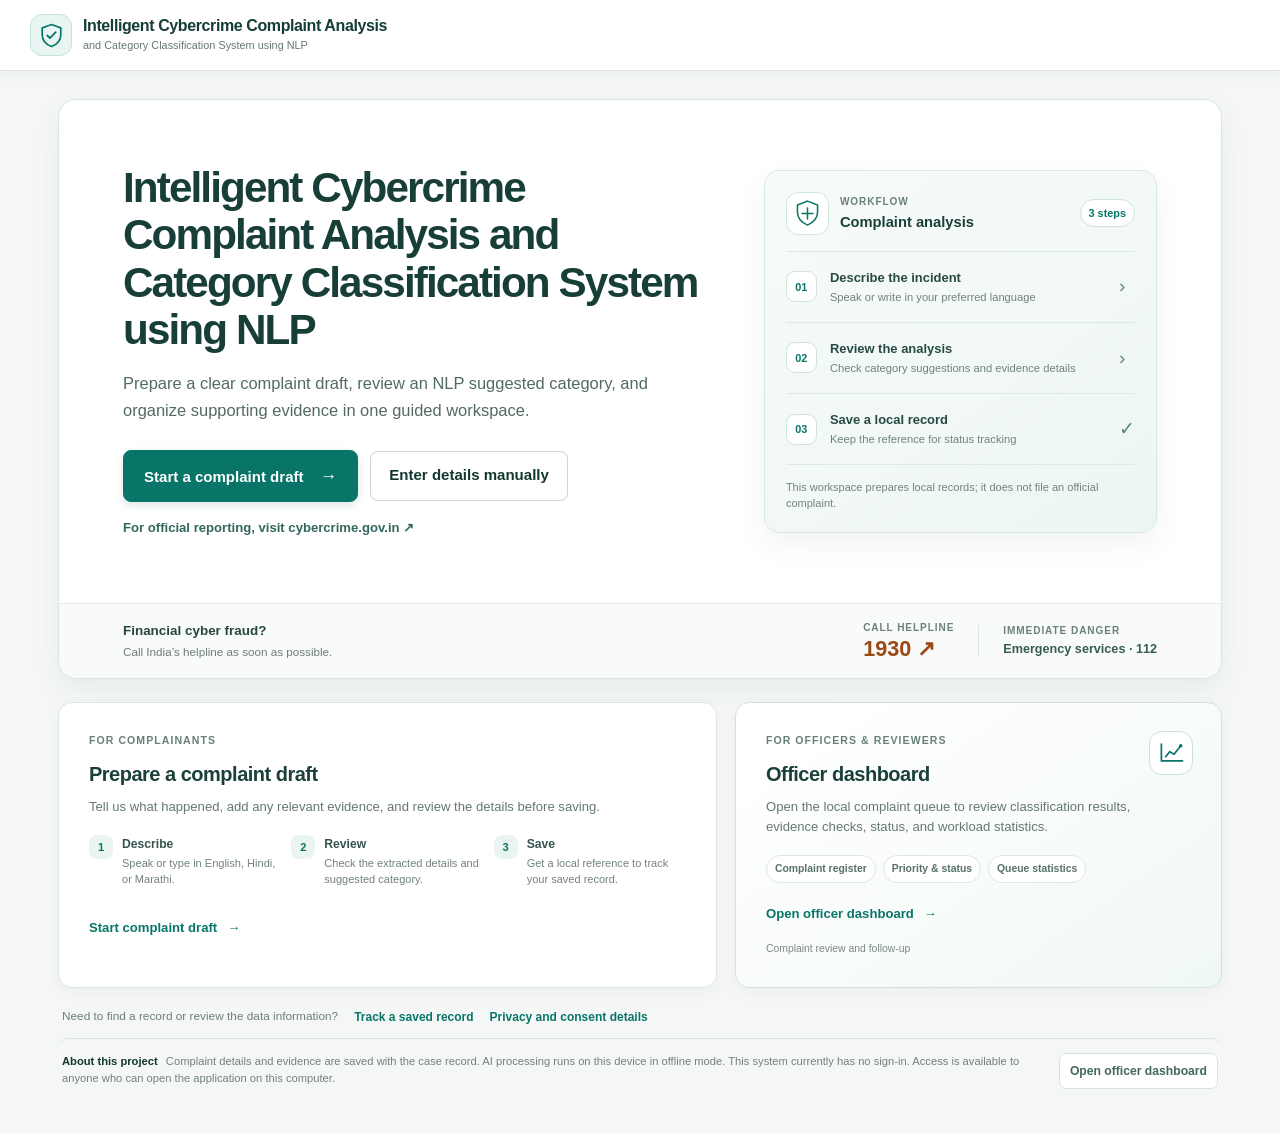
<file: static/index.html>
<!DOCTYPE html>
<html lang="en">
<head>
  <meta charset="UTF-8">
  <meta name="viewport" content="width=device-width, initial-scale=1.0">
  <title>Intelligent Cybercrime Complaint Analysis and Category Classification System using NLP</title>
  <meta name="description" content="Intelligent Cybercrime Complaint Analysis and Category Classification System using NLP. Prepare complaint drafts, review NLP category suggestions, and manage local case records.">
  <link rel="icon" type="image/svg+xml" href="/static/project-mark.svg">
  <link rel="stylesheet" href="/static/style.css?v=20261115-citizen-experience">
  <link rel="stylesheet" href="/static/citizen-refresh.css?v=20261115">
  <link rel="stylesheet" href="/static/redesign.css?v=20261117e">
</head>
<body>

  <!-- Top Navigation Bar -->
  <header class="app-navbar">
    <div class="navbar-inner">
      <a class="navbar-brand" id="brand-logo-btn" href="/" aria-label="Go to the current complaint portal">
        <span class="brand-shield" aria-hidden="true"><svg viewBox="0 0 32 32" fill="none"><path d="M16 3 27 7v8c0 7-4.6 11.6-11 14-6.4-2.4-11-7-11-14V7l11-4Z" stroke="currentColor" stroke-width="2"/><path d="m11 16 3.2 3.2L21 12" stroke="currentColor" stroke-width="2.2" stroke-linecap="round" stroke-linejoin="round"/></svg></span>
        <div class="brand-text">
          <span class="brand-title">Intelligent Cybercrime Complaint Analysis</span>
          <span class="brand-prototype-tag">and Category Classification System using NLP</span>
        </div>
      </a>

      <div class="investigator-header-context">
        <span class="investigator-context-mark">OD</span>
        <span><strong>Officer dashboard</strong><small>Local case review workspace</small></span>
        <button type="button" class="officer-return-btn" id="btn-officer-home">Back to home</button>
      </div>

      <nav class="citizen-nav" aria-label="Main navigation">
        <button type="button" class="citizen-nav-link active" id="top-nav-home">Home</button>
        <button type="button" class="citizen-nav-link" id="top-nav-help">How to report</button>
        <button type="button" class="citizen-nav-link" id="top-nav-prepare">Prepare a draft</button>
        <button type="button" class="citizen-nav-link" id="top-nav-track">Track a saved record</button>
        <button type="button" class="citizen-nav-link officer-nav-link" id="top-nav-officer">Officer dashboard</button>
        <button type="button" class="citizen-nav-link" id="top-nav-privacy">Privacy &amp; consent</button>
      </nav>

      <a class="header-hotline" href="tel:1930" aria-label="Call cybercrime helpline 1930">
        <span>Urgent financial fraud?</span><strong>1930</strong>
      </a>

      <!-- Quick Screen Navigator (for Mentor Presentation Demo) -->
      <nav class="flow-stepper-nav" aria-label="Workflow Navigation">
        <button type="button" class="stepper-tab-btn active" data-target="page-choose-mode" id="tab-btn-3">
          <span class="tab-num">1</span> Start
        </button>
        <button type="button" class="stepper-tab-btn" data-target="page-voice" id="tab-btn-4">
          <span class="tab-num">2</span> Speak or type
        </button>
        <button type="button" class="stepper-tab-btn" data-target="page-manual" id="tab-btn-5">
          <span class="tab-num">3</span> Add details
        </button>
        <button type="button" class="stepper-tab-btn" data-target="page-review" id="tab-btn-6">
          <span class="tab-num">4</span> Check draft
        </button>
        <button type="button" class="stepper-tab-btn" data-target="page-result" id="tab-btn-7">
          <span class="tab-num">5</span> Suggested type
        </button>
      </nav>

      <div class="navbar-right">
        <!-- Language Switcher Pills -->
        <div class="lang-pill-group">
          <button type="button" class="lang-pill active" id="btn-lang-en" data-lang="en">English</button>
          <button type="button" class="lang-pill" id="btn-lang-hi" data-lang="hi">हिन्दी</button>
          <button type="button" class="lang-pill" id="btn-lang-mr" data-lang="mr">मराठी</button>
        </div>

        <!-- Test Voice Button -->
        <button type="button" class="btn-voice-test" id="btn-test-voice" title="Test Voice Output">
          🔊 Test Voice
        </button>

      </div>
    </div>
  </header>

  <div class="complaint-progress" id="complaint-progress" hidden aria-label="Complaint draft progress">
    <div class="progress-step active" data-progress-step="0"><span>1</span><strong>Describe</strong></div>
    <div class="progress-track"><i></i></div>
    <div class="progress-step" data-progress-step="1"><span>2</span><strong>Review details</strong></div>
    <div class="progress-track"><i></i></div>
    <div class="progress-step" data-progress-step="2"><span>3</span><strong>Review and save</strong></div>
  </div>

  <!-- App Body Layout: Sidebar + Main Content -->
  <div class="app-layout">
    
    <!-- Left Sidebar Menu -->
    <aside class="app-sidebar">
      <nav class="sidebar-menu" id="primary-side-nav" aria-label="Complaint preparation navigation">
        <a href="#" class="sidebar-link" id="nav-dashboard">
          <span class="link-icon">📊</span>
          <span class="link-text" id="nav-dashboard-label">Review queue</span>
        </a>
        <a href="#" class="sidebar-link active" id="nav-report">
          <span class="link-icon">🛡️</span>
          <span class="link-text" id="nav-report-label">Prepare a complaint</span>
        </a>
        <a href="#" class="sidebar-link" id="nav-track">
          <span class="link-icon">🔎</span><span class="link-text">Check complaint status</span>
        </a>
        <a href="#investigator-operations" class="sidebar-link investigator-only-link" id="nav-investigator-operations">
          <span class="link-icon">📈</span><span class="link-text">Operations overview</span>
        </a>
        <a href="#investigator-import" class="sidebar-link investigator-only-link" id="nav-investigator-import">
          <span class="link-icon">📥</span><span class="link-text">Import a case</span>
        </a>
      </nav>

      <div class="sidebar-footer">
        <div class="investigator-sidebar-note"><span class="workspace-status-dot"></span><span><strong>Officer dashboard</strong><small>Local review records</small></span></div>
        <div class="session-box">
          <div class="session-lbl">Session Reference</div>
          <div class="session-val" id="lbl-session-id">CYB-2026-LIVE</div>
        </div>
        <button type="button" class="btn-sidebar-logout" id="btn-reset-session">
          <span>🚪</span> Reset Intake
        </button>
      </div>
    </aside>

    <!-- Main Workspace (Screen Switcher) -->
    <main class="app-workspace">
      
      <!-- ================================================================= -->
      <!-- SCREEN 3: REPORT CYBERCRIME (CHOOSE MODE)                        -->
      <!-- ================================================================= -->
      <section class="screen-view active" id="page-choose-mode">
        <section class="home-hero home-hero-redesigned" aria-labelledby="home-title">
          <div class="hero-main">
            <div class="home-copy">
              <h1 id="home-title">Intelligent Cybercrime Complaint Analysis and Category Classification System using NLP</h1>
              <p class="hero-description">Prepare a clear complaint draft, review an NLP suggested category, and organize supporting evidence in one guided workspace.</p>
              <div class="home-actions">
                <div id="card-choose-voice"><button type="button" class="home-primary-action" id="btn-start-voice">Start a complaint draft <span aria-hidden="true">→</span></button></div>
                <div id="card-choose-manual"><button type="button" class="home-secondary-action" id="btn-start-manual">Enter details manually</button></div>
              </div>
              <a class="official-portal-link" href="https://www.cybercrime.gov.in/" target="_blank" rel="noopener noreferrer">For official reporting, visit cybercrime.gov.in <span aria-hidden="true">↗</span></a>
            </div>
            <aside class="analysis-preview" aria-label="How complaint analysis works">
              <div class="preview-topline"><span class="preview-icon" aria-hidden="true"><svg viewBox="0 0 40 40" fill="none"><path d="M20 4 33 9v9c0 8-5.4 13.5-13 17-7.6-3.5-13-9-13-17V9l13-5Z" stroke="currentColor" stroke-width="2"/><path d="M13 20h14M20 13v14" stroke="currentColor" stroke-width="2" stroke-linecap="round"/></svg></span><span><small>WORKFLOW</small><strong>Complaint analysis</strong></span><span class="preview-status">3 steps</span></div>
              <div class="preview-step"><span class="preview-step-number">01</span><span><strong>Describe the incident</strong><small>Speak or write in your preferred language</small></span><span class="preview-step-arrow">›</span></div>
              <div class="preview-step"><span class="preview-step-number">02</span><span><strong>Review the analysis</strong><small>Check category suggestions and evidence details</small></span><span class="preview-step-arrow">›</span></div>
              <div class="preview-step"><span class="preview-step-number">03</span><span><strong>Save a local record</strong><small>Keep the reference for status tracking</small></span><span class="preview-step-arrow">✓</span></div>
              <p class="preview-disclaimer">This workspace prepares local records; it does not file an official complaint.</p>
            </aside>
          </div>
          <div class="home-help-strip"><div><strong>Financial cyber fraud?</strong><span>Call India’s helpline as soon as possible.</span></div><a href="tel:1930"><small>CALL HELPLINE</small><strong>1930 <span aria-hidden="true">↗</span></strong></a><span class="help-strip-divider"></span><a href="tel:112"><small>IMMEDIATE DANGER</small><strong>Emergency services · 112</strong></a></div>
        </section>

        <section class="home-next-grid" id="how-to-report" aria-label="Choose a workspace">
          <article class="next-panel citizen-panel"><div class="panel-kicker">FOR COMPLAINANTS</div><h2>Prepare a complaint draft</h2><p>Tell us what happened, add any relevant evidence, and review the details before saving.</p><ol class="process-list"><li><span>1</span><div><strong>Describe</strong><small>Speak or type in English, Hindi, or Marathi.</small></div></li><li><span>2</span><div><strong>Review</strong><small>Check the extracted details and suggested category.</small></div></li><li><span>3</span><div><strong>Save</strong><small>Get a local reference to track your saved record.</small></div></li></ol><button type="button" class="panel-link-button" id="home-start-report">Start complaint draft <span aria-hidden="true">→</span></button></article>
          <article class="next-panel officer-panel"><div class="panel-kicker">FOR OFFICERS &amp; REVIEWERS</div><div class="officer-panel-icon" aria-hidden="true"><svg viewBox="0 0 32 32" fill="none"><path d="M4 26V6m0 20h25M9 21l5-6 5 3 8-10" stroke="currentColor" stroke-width="2" stroke-linecap="round" stroke-linejoin="round"/><circle cx="27" cy="8" r="2" fill="currentColor"/></svg></div><h2>Officer dashboard</h2><p>Open the local complaint queue to review classification results, evidence checks, status, and workload statistics.</p><div class="officer-feature-list"><span>Complaint register</span><span>Priority &amp; status</span><span>Queue statistics</span></div><button type="button" class="panel-link-button" id="home-open-officer">Open officer dashboard <span aria-hidden="true">→</span></button><small class="officer-local-note">Complaint review and follow-up</small></article>
        </section>
        <div class="home-utility-links"><span>Need to find a record or review the data information?</span><button type="button" id="home-open-track">Track a saved record</button><button type="button" id="home-open-privacy">Privacy and consent details</button></div>

        <footer class="home-disclaimer home-disclaimer-redesigned">
          <p><strong>About this project</strong> Complaint details and evidence are saved with the case record. AI processing runs on this device in offline mode. This system currently has no sign-in. Access is available to anyone who can open the application on this computer.</p>
          <button type="button" id="btn-reviewer-workspace" class="reviewer-link">Open officer dashboard</button>
        </footer>
      </section>

      <!-- ================================================================= -->
      <!-- SCREEN 4: VOICE CONVERSATION PAGE                                -->
      <!-- ================================================================= -->
      <section class="screen-view" id="page-voice">
        
        <!-- Voice Header Bar -->
        <div class="voice-intro">
          <h1>Tell us what happened</h1>
          <p>Use your own words. You can speak or type, then review the details before saving.</p>
        </div>
        <div class="view-sub-header">
          <div class="assistant-status-tag">
            <span class="status-mic-icon">🎙️</span>
            <span class="assistant-label">Guided intake</span>
            <span class="status-indicator-dot ready" id="status-dot"></span>
            <span class="status-indicator-text" id="status-text">Ready to help</span>
          </div>
          <div class="view-header-actions">
            <button type="button" class="btn-sub-link" id="btn-voice-to-manual">Prefer to type? Enter details</button>
          </div>
        </div>

        <!-- Split Grid: Chat Stream (62%) + Information Collected (38%) -->
        <div class="voice-workspace-grid">
          
          <!-- Left: Dialogue Chat Stream & Controls -->
          <div class="voice-chat-card">
            
            <!-- Live Audio Subtitle Strip -->
            <div class="voice-subtitles-bar" id="voice-subtitles-bar" style="display: none;">
              <span class="pulsing-red-circle"></span>
              <span class="subtitles-content" id="subtitles-content">Listening...</span>
            </div>

            <!-- Emergency Golden Hour Alert Banner -->
            <div class="urgent-alert-banner" id="banner-urgency" style="display: none;">
              <div class="urgent-banner-icon">🚨</div>
              <div class="urgent-banner-text">
                <strong id="banner-urgency-title">Possible recent financial loss</strong>
                <p id="banner-urgency-body">Call <strong>1930</strong> promptly and contact your bank using its official app or phone number. Contact your bank promptly to report the transaction.</p>
              </div>
            </div>

            <!-- OCR Evidence Reconciliation Banner -->
            <div class="reconcile-alert-banner" id="banner-reconcile" style="display: none;">
              <div class="reconcile-banner-icon">⚠️</div>
              <div class="reconcile-banner-content">
                <div class="reconcile-title">The screenshot and your description may differ</div>
                <div class="reconcile-text" id="reconcile-msg">Receipt indicates ₹50,000, while ₹5,000 was stated in dialogue.</div>
                <div class="reconcile-btn-row">
                  <button type="button" class="btn-reconcile-opt" id="btn-reconcile-ocr">Use Receipt (₹50,000)</button>
                  <button type="button" class="btn-reconcile-opt secondary" id="btn-reconcile-spoken">Keep Spoken (₹5,000)</button>
                </div>
              </div>
            </div>

            <!-- Scrollable Message Bubble Area -->
            <div class="chat-message-stream" id="chat-stream">
              <!-- Rendered via JS -->
            </div>

            <div class="voice-evidence-panel" id="voice-evidence-panel" hidden>
              <div><strong>Have a bank SMS, receipt, or screenshot?</strong><p>The app can read the amount, date, bank, payment app, and UTR/RRN from it. Check the extracted values before using them.</p></div>
              <label class="voice-evidence-button" for="voice-evidence-upload">Upload screenshot or PDF</label>
              <input id="voice-evidence-upload" type="file" accept="image/*,.pdf,application/pdf" multiple hidden>
              <div id="voice-evidence-ocr-status" class="evidence-ocr-status" role="status" aria-live="polite" hidden></div>
            </div>

            <!-- Voice Controls Dock -->
            <div class="voice-action-dock">
              <div class="dock-row-primary">
                <select class="select-voice-lang" id="select-voice-lang">
                  <option value="hi">हिन्दी (hi-IN)</option>
                  <option value="mr">मराठी (mr-IN)</option>
                  <option value="en" selected>English (en-IN)</option>
                </select>

                <!-- Big Blue Push-to-Talk Button -->
                <button type="button" class="btn-mic-main" id="btn-mic-main">
                  <svg viewBox="0 0 24 24" width="22" height="22" fill="none" stroke="currentColor" stroke-width="2.2" stroke-linecap="round" stroke-linejoin="round">
                    <path d="M12 1a3 3 0 0 0-3 3v8a3 3 0 0 0 6 0V4a3 3 0 0 0-3-3z"/>
                    <path d="M19 10v2a7 7 0 0 1-14 0v-2"/>
                    <line x1="12" y1="19" x2="12" y2="23"/>
                    <line x1="8" y1="23" x2="16" y2="23"/>
                  </svg>
                  <span id="btn-mic-label">Tap to Speak</span>
                </button>

                <!-- Stop Button -->
                <button type="button" class="btn-mic-stop" id="btn-mic-stop" title="Stop recording" hidden>
                  <svg viewBox="0 0 24 24" width="16" height="16" fill="currentColor">
                    <rect x="5" y="5" width="14" height="14" rx="2"/>
                  </svg>
                  <span>Stop</span>
                </button>
              </div>

              <!-- Text Fallback Row -->
              <div class="dock-row-input">
                <input type="text" id="input-voice-text" class="input-text-fallback" placeholder="Tap microphone to speak, or type here..." autocomplete="off">
                <button type="button" id="btn-voice-send" class="btn-text-send">➤</button>
              </div>
              <div class="voice-note-row">
                <label class="voice-evidence-button" for="voice-note-upload">Upload a voice note</label>
                <input id="voice-note-upload" type="file" accept="audio/*,.wav,.mp3,.m4a,.ogg,.flac" hidden>
                <span id="voice-note-status" class="field-hint" role="status" aria-live="polite"></span>
              </div>
            </div>

          </div>

          <!-- Right: Information Collected Checklist -->
          <div class="info-collected-card">
            <div class="info-card-header">
              <div class="info-title-group">
                <h3 class="info-card-title">What may help</h3>
                <span class="info-counter-badge" id="info-counter-badge">0 / 8</span>
              </div>
              <button type="button" class="btn-reset-fields" id="btn-reset-checklist">Reset</button>
            </div>

            <!-- 8 Checklist Items -->
            <div class="checklist-items-list">
              <div class="check-item" id="item-incident-type">
                <span class="check-icon">○</span>
                <span class="check-label">Possible incident type</span>
                <span class="check-val" id="val-incident-type">—</span>
              </div>
              <div class="check-item" id="item-amount">
                <span class="check-icon">○</span>
                <span class="check-label">Money involved</span>
                <span class="check-val" id="val-amount">—</span>
              </div>
              <div class="check-item" id="item-datetime">
                <span class="check-icon">○</span>
                <span class="check-label">When it happened</span>
                <span class="check-val" id="val-datetime">—</span>
              </div>
              <div class="check-item" id="item-platform">
                <span class="check-icon">○</span>
                <span class="check-label">Where it happened</span>
                <span class="check-val" id="val-platform">—</span>
              </div>
              <div class="check-item" id="item-bank">
                <span class="check-icon">○</span>
                <span class="check-label">Bank or payment app</span>
                <span class="check-val" id="val-bank">—</span>
              </div>
              <div class="check-item" id="item-suspect">
                <span class="check-icon">○</span>
                <span class="check-label">Sender details</span>
                <span class="check-val" id="val-suspect">—</span>
              </div>
              <div class="check-item" id="item-evidence">
                <span class="check-icon">○</span>
                <span class="check-label">Screenshots or messages</span>
                <span class="check-val" id="val-evidence">—</span>
              </div>
              <div class="check-item" id="item-narrative">
                <span class="check-icon">○</span>
                <span class="check-label">Your description</span>
                <span class="check-val" id="val-narrative">—</span>
              </div>
            </div>

            <!-- Quick 1-Click Mentor Demo Scenarios -->
            <div class="scenarios-panel" aria-hidden="true">
              <div class="scenarios-label">Quick Demo Scenarios (Mentor Presentation):</div>
              <div class="scenarios-pills">
                <button type="button" class="pill-scenario" data-text="नमस्ते, आज सुबह मुझे बिजली विभाग के नाम से फर्जी कॉल आया और मेरे पीएनबी खाते से 65000 रुपये कट गए।">
                  ⚡ ₹65,000 PNB बिजली कॉल
                </button>
                <button type="button" class="pill-scenario" data-text="माझ्या बँक ऑफ महाराष्ट्र खात्यातून ५०००० रुपये गेले, कोणताही ओटीपी आला नाही.">
                  🇮🇳 ₹50,000 बँक ऑफ महाराष्ट्र
                </button>
                <button type="button" class="pill-scenario" data-text="Telegram part-time job task fraud of Rs. 1,20,000 occurred today via UPI.">
                  💼 Rs. 1,20,000 Telegram Job
                </button>
              </div>
            </div>

            <!-- Bottom Forward Button -->
            <div class="info-card-footer">
              <p class="voice-safety-note">Never share passwords, PINs, one-time codes, or full card details.</p>
            <button type="button" class="btn-proceed-review" id="btn-proceed-from-voice">
              Continue to review &rarr;
              </button>
            </div>

          </div>

        </div>

      </section>

      <!-- ================================================================= -->
      <!-- SCREEN 5: MANUAL FORM PAGE                                       -->
      <!-- ================================================================= -->
      <section class="screen-view" id="page-manual">
        <div class="screen-header">
          <div class="header-with-badge">
            <span class="form-icon-circle">📝</span>
            <div>
              <h1 class="screen-title">Add complaint details</h1>
              <p class="screen-subtitle">Fill in the details of the incident.</p>
            </div>
          </div>
        </div>

        <form class="clean-form-card" id="form-manual-complaint">
          <h3 class="section-title">Your contact details</h3>
          <p class="field-hint">Never share passwords, PINs, one-time codes, or full card details.</p>
          <div class="form-row-3">
            <div class="field-group"><label class="field-label" for="man-name">Your full name <span class="req">*</span></label><input class="field-input" id="man-name" autocomplete="name" required></div>
            <div class="field-group"><label class="field-label" for="man-phone">Phone number <span class="req">*</span></label><input class="field-input" id="man-phone" type="tel" autocomplete="tel" required></div>
            <div class="field-group"><label class="field-label" for="man-email">Email (optional)</label><input class="field-input" id="man-email" type="email" autocomplete="email"></div>
          </div>
          <div class="form-row-3">
            <div class="field-group"><label class="field-label" for="man-relation">Reporting for</label><select class="field-select" id="man-relation"><option value="Self">Myself</option><option value="Other">Someone else</option></select></div>
            <div class="field-group"><label class="field-label" for="man-city">City / district</label><input class="field-input" id="man-city" autocomplete="address-level2"></div>
            <div class="field-group"><label class="field-label" for="man-address">Address (optional)</label><input class="field-input" id="man-address" autocomplete="street-address"></div>
          </div>
          <hr class="form-divider">
          
          <!-- Row 1: Category, Sub-Category, Date/Time -->
          <div class="form-row-3">
            <div class="field-group">
              <label class="field-label">Category of Complaint <span class="req">*</span></label>
              <select class="field-select" id="man-category" required>
                <option value="">-- Select Main Category --</option>
                <option value="Online Financial Fraud">Online Financial Fraud</option>
                <option value="Online and Social Media Related Crime">Online and Social Media Related Crime</option>
                <option value="Hacking / Damage to Computer">Hacking / Damage to Computer</option>
              </select>
            </div>

            <div class="field-group">
              <label class="field-label">Sub-Category of Complaint <span class="req">*</span></label>
              <select class="field-select" id="man-subcategory" required>
                <option value="">-- Select Sub-Category --</option>
                <optgroup label="Online Financial Fraud (6 Sub-Categories)">
                  <option value="UPI Related Frauds">UPI Related Frauds</option>
                  <option value="Internet Banking Related Fraud">Internet Banking Related Fraud</option>
                  <option value="Debit/Credit Card Fraud / SIM Swap Fraud">Debit/Credit Card Fraud / SIM Swap Fraud</option>
                  <option value="E-Wallet Related Fraud">E-Wallet Related Fraud</option>
                  <option value="AePS Fraud">AePS Fraud</option>
                  <option value="Demat / Depository Fraud">Demat / Depository Fraud</option>
                </optgroup>
                <optgroup label="Online and Social Media Related Crime (10 Sub-Categories)">
                  <option value="Cheating by Impersonation">Cheating by Impersonation</option>
                  <option value="Cyber Bullying / Stalking / Sexting">Cyber Bullying / Stalking / Sexting</option>
                  <option value="Email Phishing">Email Phishing</option>
                  <option value="Fake / Impersonating Profile">Fake / Impersonating Profile</option>
                  <option value="Impersonating Email (Business Email Compromise)">Impersonating Email (Business Email Compromise)</option>
                  <option value="Intimidating Email">Intimidating Email</option>
                  <option value="Online Job Fraud">Online Job Fraud</option>
                  <option value="Online Matrimonial Fraud">Online Matrimonial Fraud</option>
                  <option value="Profile Hacking / Identity Theft">Profile Hacking / Identity Theft</option>
                  <option value="Provocative Speech for Unlawful Acts">Provocative Speech for Unlawful Acts</option>
                </optgroup>
                <optgroup label="Hacking / Damage to Computer (5 Sub-Categories)">
                  <option value="Damage to Computer / Computer System">Damage to Computer / Computer System</option>
                  <option value="Email Hacking">Email Hacking</option>
                  <option value="Tampering with Computer Source Document">Tampering with Computer Source Document</option>
                  <option value="Unauthorised Access / Data Breach">Unauthorised Access / Data Breach</option>
                  <option value="Website Defacement / Hacking">Website Defacement / Hacking</option>
                </optgroup>
              </select>
            </div>

            <div class="field-group">
              <label class="field-label">Date &amp; Time of Incident <span class="req">*</span></label>
              <input type="datetime-local" class="field-input" id="man-datetime" required>
            </div>
          </div>

          <!-- Row 2: Amount, Bank, Transaction ID -->
          <div class="form-row-3">
            <div class="field-group">
              <label class="field-label">Amount Lost (INR)</label>
              <input type="number" class="field-input" id="man-amount" placeholder="e.g. 5000">
            </div>

            <div class="field-group">
              <label class="field-label">Bank / Wallet / Merchant</label>
              <select class="field-select" id="man-bank">
                <option value="">-- Select Bank / Wallet --</option>
                <option value="State Bank of India">State Bank of India (SBI)</option>
                <option value="Bank of India">Bank of India (BOI)</option>
                <option value="Punjab National Bank">Punjab National Bank (PNB)</option>
                <option value="Bank of Maharashtra">Bank of Maharashtra</option>
                <option value="Bank of Baroda">Bank of Baroda</option>
                <option value="Union Bank of India">Union Bank of India</option>
                <option value="Central Bank of India">Central Bank of India</option>
                <option value="Indian Bank">Indian Bank</option>
                <option value="Canara Bank">Canara Bank</option>
                <option value="HDFC Bank">HDFC Bank</option>
                <option value="ICICI Bank">ICICI Bank</option>
                <option value="Axis Bank">Axis Bank</option>
                <option value="Kotak Mahindra Bank">Kotak Mahindra Bank</option>
                <option value="IndusInd Bank">IndusInd Bank</option>
                <option value="Yes Bank">Yes Bank</option>
                <option value="IDBI Bank">IDBI Bank</option>
                <option value="Paytm Payments Bank">Paytm</option>
                <option value="PhonePe">PhonePe</option>
                <option value="Google Pay">Google Pay</option>
                <option value="BHIM UPI">BHIM UPI</option>
                <option value="Paytm">Paytm wallet</option>
              </select>
            </div>

            <div class="field-group">
              <label class="field-label">Transaction ID / UTR</label>
              <input type="text" class="field-input" id="man-utr" placeholder="12 digit number">
            </div>
          </div>

          <!-- Row 3: Platform, Suspect Phone, Complainant Age -->
          <div class="form-row-3">
            <div class="field-group">
              <label class="field-label">Platform / Channel <span class="req">*</span></label>
              <select class="field-select" id="man-platform" required>
                <option value="" selected disabled>-- Select a platform or channel --</option>
                <option value="Phone Call">Phone Call</option>
                <option value="WhatsApp">WhatsApp</option>
                <option value="UPI">UPI app or service</option>
                <option value="Google Pay">Google Pay</option>
                <option value="PhonePe">PhonePe</option>
                <option value="Paytm">Paytm</option>
                <option value="BHIM UPI">BHIM UPI</option>
                <option value="Amazon Pay">Amazon Pay</option>
                <option value="Telegram">Telegram</option>
                <option value="Instagram">Instagram</option>
                <option value="Facebook">Facebook</option>
                <option value="SMS">SMS</option>
                <option value="Email">Email</option>
                <option value="Malicious Website / App">Malicious Website / App</option>
              </select>
            </div>

            <div class="field-group">
              <label class="field-label">Suspect Phone / UPI ID</label>
              <input type="text" class="field-input" id="man-suspect" placeholder="+91 9876543210 or UPI ID">
            </div>

            <div class="field-group">
              <label class="field-label">Age of person affected <span class="field-hint">(optional)</span></label>
              <input type="number" class="field-input" id="man-age" placeholder="e.g. 25" min="1" max="120">
            </div>
          </div>

          <section class="repeatable-details-section" aria-labelledby="additional-transactions-title">
            <h3 class="section-title" id="additional-transactions-title">Other debits (optional)</h3>
            <p class="field-hint">The amount, bank, and UTR above are the first debit. Add another row only for a separate transaction.</p>
            <div id="additional-transaction-rows"></div>
            <button type="button" class="btn-secondary-action" id="btn-add-transaction">＋ Add another debit</button>
          </section>

          <section class="repeatable-details-section" aria-labelledby="recipient-transactions-title">
            <h3 class="section-title" id="recipient-transactions-title">Recipient details (optional)</h3>
            <p class="field-hint">Add only recipient or destination details shown in your evidence. You can add more than one.</p>
            <div id="recipient-transaction-rows"></div>
            <button type="button" class="btn-secondary-action" id="btn-add-recipient">＋ Add recipient detail</button>
          </section>

          <!-- Row 4: Law Enforcement Routing -->
          <div class="form-row-2">
            <div class="field-group">
              <label class="field-label">State / UT (Jurisdiction) <span class="req">*</span></label>
              <select class="field-select" id="man-state" required>
                <option value="" selected disabled>-- Select state or UT --</option>
                <option value="Maharashtra">Maharashtra</option>
                <option value="Delhi">Delhi (NCT)</option>
                <option value="Karnataka">Karnataka</option>
                <option value="Telangana">Telangana</option>
                <option value="Uttar Pradesh">Uttar Pradesh</option>
                <option value="Tamil Nadu">Tamil Nadu</option>
                <option value="West Bengal">West Bengal</option>
                <option value="Gujarat">Gujarat</option>
                <option value="Other">Other State / UT</option>
              </select>
            </div>

            <div class="field-group">
              <label class="field-label">District / City <span class="req">*</span></label>
              <input type="text" class="field-input" id="man-district" placeholder="e.g. Mumbai Suburban, Pune, Noida" required>
            </div>

          </div>

          <!-- Row 4: Describe What Happened -->
          <div class="field-group">
            <div class="label-with-counter">
              <label class="field-label">Describe What Happened <span class="req">*</span></label>
              <span class="char-counter" id="man-char-count">0 / 1000</span>
            </div>
            <textarea class="field-textarea" id="man-description" rows="4" maxlength="1000" placeholder="Please describe the sequence of events, how the fraud occurred, what information was shared, etc." required></textarea>
          </div>

          <!-- Row 5: Supporting Evidence & File Upload -->
          <div class="form-row-2">
            <div class="field-group">
              <label class="field-label">Supporting Evidence / Notes (optional)</label>
              <input type="text" class="field-input" id="man-evidence-notes" placeholder="Screenshots, messages, call recording etc.">
            </div>
            <div class="field-group">
              <label class="field-label">Upload Files</label>
              <div class="file-upload-box">
                <input type="file" id="man-file-upload" class="file-input-hidden" accept="image/*,.pdf,.txt,.mp4,.wav,.mp3,.m4a,.ogg,.flac,.docx,.xlsx,.csv" multiple>
                <label for="man-file-upload" class="file-upload-label">
                  <span class="upload-icon">📁</span>
                  <span class="upload-btn-text">Upload Files</span>
                  <span class="upload-hint">Screenshots, PDFs, audio, video, or documents (Max 25MB each; OCR reads images and PDFs)</span>
                </label>
              </div>
              <div id="evidence-ocr-status" class="evidence-ocr-status" role="status" aria-live="polite" hidden></div>
            </div>
          </div>

          <!-- Bottom Form Actions -->
          <div class="form-actions-bar">
            <button type="button" class="btn-secondary-action" id="btn-manual-back">
              &larr; Save as Draft
            </button>
            <button type="submit" class="btn-primary-action" id="btn-manual-submit">
              Generate Draft with AI &rarr;
            </button>
          </div>

        </form>
      </section>

      <section class="screen-view" id="page-track">
        <div class="screen-header"><h1 class="screen-title">Check complaint status</h1><p class="screen-subtitle">Enter the reference shown after saving to check the complaint record.</p></div>
        <form class="clean-form-card" id="form-track-case">
          <div class="field-group"><label class="field-label" for="track-reference">Complaint reference</label><input class="field-input" id="track-reference" autocomplete="off" required placeholder="For example, CYB-2026-123456"></div>
          <button class="btn-primary-action" type="submit" id="btn-track-case">Check status</button>
          <div id="track-result" class="track-result" role="status" aria-live="polite" hidden></div>
        </form>
      </section>

      <!-- ================================================================= -->
      <!-- SCREEN 6: DRAFT REVIEW & EDIT                                    -->
      <!-- ================================================================= -->
      <section class="screen-view" id="page-review">
        <div class="screen-header">
          <div class="header-with-badge">
            <span class="form-icon-circle blue-light-bg">📝</span>
            <div>
              <h1 class="screen-title">Review &amp; Edit Your Complaint Draft</h1>
              <p class="screen-subtitle">Please check the details. You can edit any information before confirming.</p>
            </div>
          </div>
        </div>

        <!-- 2 Side-by-Side Review Cards -->
        <div class="review-cards-grid">
          
          <!-- Left Card: Complaint Draft -->
          <div class="review-box-card">
            <div class="box-card-header">
              <h2 class="box-card-title">Complaint Draft</h2>
              <div class="box-header-actions">
                <button type="button" class="btn-listen-small" id="btn-listen-review">
                  🔊 Listen
                </button>
                <button type="button" class="btn-edit-toggle" id="btn-edit-narrative-toggle">
                  ✏️ Edit
                </button>
              </div>
            </div>

            <div class="narrative-display-area" id="narrative-display-area">
              <p class="narrative-paragraph" id="review-narrative-text">
                Your complaint draft will appear here after you describe what happened.
              </p>
              <textarea class="narrative-edit-textarea" id="review-narrative-edit" rows="6" style="display: none;"></textarea>
            </div>
          </div>

          <!-- Right Card: Extracted Details -->
          <div class="review-box-card">
            <div class="box-card-header">
              <h2 class="box-card-title">Extracted Details</h2>
              <button type="button" class="btn-edit-toggle" id="btn-edit-details-toggle">
                ✏️ Edit
              </button>
            </div>

            <!-- Key-Value Structured Badges -->
            <div class="extracted-details-table" id="extracted-details-table">
              <div class="detail-row">
                <span class="detail-key">Category</span>
                <span class="detail-val" id="rev-category">Not provided</span>
              </div>
              <div class="detail-row">
                <span class="detail-key">Sub-Category</span>
                <span class="detail-val" id="rev-subcategory">Not provided</span>
              </div>
              <div class="detail-row">
                <span class="detail-key">Date &amp; Time</span>
                <span class="detail-val" id="rev-datetime">Not provided</span>
              </div>
              <div class="detail-row">
                <span class="detail-key">Amount</span>
                <span class="detail-val font-bold" id="rev-amount">Not provided</span>
              </div>
              <div class="detail-row">
                <span class="detail-key">Platform</span>
                <span class="detail-val" id="rev-platform">Not provided</span>
              </div>
              <div class="detail-row">
                <span class="detail-key">Bank</span>
                <span class="detail-val" id="rev-bank">Not provided</span>
              </div>
              <div class="detail-row">
                <span class="detail-key">Transaction ID</span>
                <span class="detail-val font-mono" id="rev-utr">Not provided</span>
              </div>
              <div class="detail-row">
                <span class="detail-key">Suspect Contact</span>
                <span class="detail-val" id="rev-suspect">Not provided</span>
              </div>
              <div class="detail-row">
                <span class="detail-key">Complainant Age</span>
                <span class="detail-val" id="rev-age">Not provided</span>
              </div>
              <div class="detail-row highlight-row">
                <span class="detail-key">Routed Police Station</span>
                <span class="detail-val font-bold text-primary" id="rev-police-station">Location not provided</span>
              </div>
            </div>

          </div>

        </div>

        <div class="clean-form-card review-contact-card">
          <h3 class="section-title">Your contact details</h3>
          <p class="field-hint">Records are stored with the complaint. AI processing uses local models while offline mode is active. Review extracted details before saving.</p>
          <div class="form-row-3">
            <div class="field-group"><label class="field-label" for="review-name">Full name <span class="req">*</span></label><input class="field-input" id="review-name" autocomplete="name" required></div>
            <div class="field-group"><label class="field-label" for="review-phone">Phone number <span class="req">*</span></label><input class="field-input" id="review-phone" type="tel" autocomplete="tel" required></div>
            <div class="field-group"><label class="field-label" for="review-email">Email (optional)</label><input class="field-input" id="review-email" type="email" autocomplete="email"></div>
          </div>
        </div>

        <!-- Verification Agreement Checkbox -->
        <div class="verification-agreement-card">
          <label class="agreement-checkbox-label">
            <input type="checkbox" id="chk-review-verify" class="styled-checkbox">
            <span>I have reviewed and confirm that the above information is correct to the best of my knowledge. This draft will be used to classify the complaint.</span>
          </label>
        </div>

        <!-- Bottom Actions -->
        <div class="review-actions-bar">
          <button type="button" class="btn-secondary-action" id="btn-back-to-voice">
            &larr; Edit Again
          </button>
          <button type="button" class="btn-primary-confirm" id="btn-confirm-and-classify" disabled>
            Confirm &amp; Classify &rarr;
          </button>
        </div>

      </section>

      <!-- ================================================================= -->
      <!-- SCREEN 7: CLASSIFICATION RESULT                                  -->
      <!-- ================================================================= -->
      <section class="screen-view" id="page-result">
        
        <!-- Top Success Banner -->
        <div class="result-success-banner">
          <div class="success-icon-badge">✓</div>
          <div>
            <h1 class="result-banner-title">Your draft is ready to review</h1>
            <p class="result-banner-subtitle">Check the details and suggested incident type before saving or downloading it.</p>
          </div>
        </div>

        <!-- 2 Side-by-Side Result Cards -->
        <div class="result-grid">
          
          <!-- Left Card: Prediction & Legal Sections -->
          <div class="result-details-card">
            
            <div class="result-header-row">
              <div>
                <div class="result-lbl">Suggested incident type</div>
                <div class="category-badge-pill" id="res-category-badge">
                  <span class="shield-tag">🛡️</span>
                  <span id="res-predicted-category">Online Financial Fraud</span>
                </div>
                <div class="subcategory-text" id="res-subcategory-text">Sub-Category: UPI Related Frauds</div>
              </div>

              <!-- Confidence Score Radial / Box -->
              <div class="confidence-box">
                <div class="conf-lbl">Suggested match (estimate)</div>
                <div class="conf-val-large" id="res-confidence-val">92%</div>
                <div class="conf-bar-track">
                  <div class="conf-bar-fill" id="res-confidence-bar" style="width: 92%;"></div>
                </div>
              </div>
            </div>

            <!-- Model details retained for the script, hidden from the user-facing result. -->
            <div class="model-meta-row">
              <span class="meta-item">Model details: <strong id="res-margin-val">—</strong></span>
              <span class="meta-item">Runner-Up: <span id="res-runner-up">None</span></span>
            </div>

            <!-- Summary Box -->
            <div class="result-summary-box">
              <div class="summary-lbl">Summary</div>
              <p class="summary-text" id="res-summary-text">
                This appears to be a case of UPI-based financial fraud where the victim shared OTP during a fraudulent call leading to an unauthorised transaction.
              </p>
              <button type="button" class="btn-text-link" id="btn-view-full-draft">View Full Complaint Draft &rarr;</button>
            </div>

            <!-- Statutory Legal Sections -->
            <!-- Statutory Penal Provisions -->
            <div class="statutory-sections-box">
              <div class="statutory-lbl">Possible legal references (please verify):</div>
              <div class="statute-tags-flex" id="res-statute-tags">
                No legal references returned yet.
              </div>
            </div>

            <!-- Law Enforcement Routing Card -->
            <div class="routing-destination-box">
              <div class="routing-box-header">
                <span class="police-icon">🚓</span>
                <span class="routing-title">Local contact information (if available)</span>
              </div>
              <div class="routing-details-body">
                <div class="routing-dest-name" id="res-routing-station">No local contact information available.</div>
                <div class="routing-dest-addr" id="res-routing-address"></div>
                <div class="routing-meta-tags">
                  <span class="meta-pill" id="res-routing-officer">Contact: not provided</span>
                  <span class="meta-pill" id="res-routing-helpline">Helpline: 1930</span>
                </div>
              </div>
            </div>

          </div>

          <!-- Right Card: What's Next? -->
          <div class="result-next-card">
            <h2 class="next-card-title">What's Next?</h2>
            
            <ul class="next-steps-list">
              <li>
                <span class="step-check">✓</span>
                <span>Save this draft for your records.</span>
              </li>
              <li>
                <span class="step-check">✓</span>
                <span>Continue reporting at cybercrime.gov.in.</span>
              </li>
              <li>
                <span class="step-check">✓</span>
                <span>Keep the reference number to find this saved record later.</span>
              </li>
              <li>
                <span class="step-check">✓</span>
                <span>Stay cautious and follow cyber safety guidelines.</span>
              </li>
            </ul>

            <div class="result-action-buttons">
              <label class="agreement-checkbox-label local-consent-label">
                <input type="checkbox" id="chk-local-consent" class="styled-checkbox">
                <span>Review privacy and consent information before saving.</span>
              </label>
              <button type="button" class="btn-download-pdf-clean" id="btn-download-pdf-result">
                📄 Download Draft (PDF)
              </button>
              <button type="button" class="btn-save-continue" id="btn-save-continue" disabled>
                Save and Continue &rarr;
              </button>
            </div>
            <p id="saved-case-reference" class="saved-case-reference" role="status" aria-live="polite" hidden></p>
          </div>

        </div>

      </section>

      <!-- ================================================================= -->
      <!-- MODULE F: LAW ENFORCEMENT & OFFICER DASHBOARD                     -->
      <!-- ================================================================= -->
      <section class="screen-view investigator-environment" id="page-dashboard">
        <div class="dashboard-header-banner">
          <div>
            <div class="dash-badges-row">
              <span class="badge-police-portal">Officer dashboard</span>
              <span class="badge-live-stream">Complaint records</span>
            </div>
            <h1 class="dash-main-title">Complaint overview</h1>
            <p class="dash-main-sub">Review complaint records, classification suggestions, priority, evidence checks, status, and workload statistics.</p>
          </div>
          <div class="dash-actions">
            <button type="button" class="btn-refresh-cases" id="btn-refresh-cases">Refresh records</button>
          </div>
        </div>

        <!-- Investigator queue summary -->
        <div class="dash-metrics-grid">
          <div class="dash-metric-card">
            <div class="metric-lbl">Saved records</div>
            <div class="metric-num" id="stat-total-cases">0</div>
            <div class="metric-sub">On this computer</div>
          </div>
          <div class="dash-metric-card metric-urgent">
            <div class="metric-lbl">Urgent cases to review</div>
            <div class="metric-num text-danger" id="stat-golden-hour">0</div>
            <div class="metric-sub">Suggested by the app</div>
          </div>
          <div class="dash-metric-card">
            <div class="metric-lbl">Possible reported loss</div>
            <div class="metric-num text-primary" id="stat-total-loss">₹ 0</div>
            <div class="metric-sub">From saved records</div>
          </div>
          <div class="dash-metric-card">
            <div class="metric-lbl">Needs review</div>
            <div class="metric-num text-warning" id="stat-pending-cases">0</div>
            <div class="metric-sub">Waiting for an investigator action</div>
          </div>
          <div class="dash-metric-card metric-conflicts">
            <div class="metric-lbl">Evidence differences</div>
            <div class="metric-num text-warning" id="stat-evidence-conflicts">0</div>
            <div class="metric-sub">Compare the image and complaint</div>
          </div>
        </div>

        <!-- Filter & Search Bar -->
        <div class="dash-filter-bar">
          <div class="search-input-wrapper">
            <input type="search" id="dash-search-input" class="dash-search-input" aria-label="Search cases" placeholder="Search case reference, name, phone, or complaint text">
          </div>
          <select id="dash-category-filter" class="dash-select-filter" aria-label="Filter by incident category">
            <option value="">All Categories</option>
            <option value="Online Financial Fraud">Online Financial Fraud</option>
            <option value="Online and Social Media Related Crime">Online and Social Media Related Crime</option>
            <option value="Hacking / Damage to Computer">Hacking / Damage to Computer</option>
          </select>
          <select id="dash-urgency-filter" class="dash-select-filter" aria-label="Filter by review priority">
            <option value="">All Priorities</option>
            <option value="EMERGENCY_GOLDEN_HOUR">Urgent (recent financial loss)</option>
            <option value="HIGH">High Priority</option>
            <option value="STANDARD">Standard Priority</option>
          </select>
          <select id="dash-status-filter" class="dash-select-filter" aria-label="Filter by case status">
            <option value="">All case statuses</option>
            <option value="RECEIVED - AWAITING REVIEW">Received — awaiting review</option>
            <option value="IN REVIEW">In review</option>
            <option value="AWAITING INFORMATION">Waiting for information</option>
            <option value="REFERRED FOR FOLLOW-UP">Follow-up needed</option>
            <option value="REVIEW COMPLETE">Review complete</option>
            <option value="CATEGORY REVIEWED">Category reviewed</option>
            <option value="CONFIRMED BY OFFICER">Confirmed by officer</option>
            <option value="RECLASSIFIED BY OFFICER">Reclassified by officer</option>
            <option value="PENDING OFFICER REVIEW">Pending officer review</option>
          </select>
        </div>

        <!-- Cases Queue Table -->
        <div class="dash-table-card">
          <div class="dash-table-header">
          <h3 class="table-card-title">Cases in the review queue</h3>
            <span class="table-counter-badge" id="dash-table-count">Showing 0 records</span>
          </div>
          <div class="table-responsive">
            <table class="dash-table" id="dash-cases-table">
              <thead>
                <tr>
                  <th>Reference</th>
                  <th>Incident date</th>
                  <th>Complainant</th>
                  <th>Suggested incident type</th>
                  <th>Local area</th>
                  <th>Possible reported loss</th>
                  <th>Review priority</th>
                  <th>Status</th>
                  <th>Assigned investigator</th>
                  <th>Evidence check</th>
                  <th>View</th>
                </tr>
              </thead>
              <tbody id="dash-cases-tbody">
                <!-- Populated dynamically via JS -->
              </tbody>
            </table>
          </div>
        </div>

        <section class="operations-panel" id="investigator-operations" aria-labelledby="operations-title">
          <div class="dash-table-header"><div><h2 id="operations-title">Operations overview</h2><p class="screen-subtitle">Local case trends and model benchmark, when benchmark data is available.</p></div><button type="button" class="btn-refresh-cases" id="btn-load-benchmark">Load model benchmark</button></div>
          <div id="operations-summary" class="operations-summary" aria-live="polite">Refresh records to see category and status totals.</div>
          <div id="benchmark-summary" class="benchmark-summary" aria-live="polite"></div>
        </section>

        <section class="investigator-import-panel" id="investigator-import" aria-labelledby="import-case-title">
          <h2 id="import-case-title">Import a case for review</h2>
          <p>Add a structured case record and, if available, its original evidence files to this local review queue.</p>
          <form id="form-import-case" class="investigator-import-form">
            <label>Case record (JSON)<input id="import-case-file" type="file" accept=".json,application/json" required></label>
            <label>Evidence files (optional)<input id="import-evidence-files" type="file" multiple accept="image/*,.pdf,.txt,.mp4,.wav,.mp3,.m4a,.ogg,.flac,.docx,.xlsx,.csv" aria-describedby="import-case-help"></label>
            <button type="submit" class="btn-primary-action" id="btn-import-case">Import case</button>
            <p id="import-case-help" class="field-hint">Attach up to 20 files. Each file must be under 25 MB; total size must be under 100 MB.</p>
            <p id="import-case-status" role="status" aria-live="polite"></p>
          </form>
        </section>

      </section>

    </main>

  </div>

  <!-- Case Inspector Modal (Module F) -->
  <div class="consent-overlay" id="consent-modal" hidden role="dialog" aria-modal="true" aria-labelledby="consent-title" aria-describedby="consent-summary">
    <section class="consent-dialog">
      <header class="consent-header"><span class="consent-symbol" aria-hidden="true">⌑</span><div><p class="consent-eyebrow">Privacy &amp; data use</p><h2 id="consent-title">Before you save this complaint</h2></div><button type="button" class="btn-modal-close" id="btn-consent-close" aria-label="Close consent information">&times;</button></header>
      <div class="consent-content" id="consent-summary">
        <p>Before the form opens, review how the complaint details and evidence you provide will be processed and stored. Your information is used to prepare a complaint record for investigator review.</p>
        <div class="consent-facts"><article><strong>Information collected</strong><p>Your incident description, contact and incident details, classification results, and any evidence you choose to upload.</p></article><article><strong>How it is processed</strong><p>The app uses its NLP classifier and evidence extraction tools to prepare your complaint record. When offline mode is active, AI processing runs on this device.</p></article><article><strong>Storage and access</strong><p>Records and evidence are stored in this project workspace. This system currently has no sign-in. Access is available to anyone who can open the application on this computer.</p></article></div>
        <p class="consent-note">You can decline and continue editing your complaint.</p>
      </div>
      <footer class="consent-actions"><label class="consent-accept"><input type="checkbox" id="chk-consent-modal"><span><strong>I understand and consent</strong><small>Allow this complaint and its attached evidence to be saved to this project’s local review workspace.</small></span></label><button type="button" class="btn-consent-decline" id="btn-consent-decline">Decline</button><button type="button" class="btn-consent-accept" id="btn-consent-accept" disabled>Accept and save complaint</button></footer>
    </section>
  </div>

  <!-- Case Inspector Modal (Module F) -->
  <div class="modal-overlay" id="modal-case-inspector" style="display: none;">
    <div class="modal-dialog-large">
      <div class="modal-header">
        <div>
          <h2 class="modal-title" id="modal-case-ref">Case Record</h2>
          <span class="modal-subtitle" id="modal-case-sub">Incident Dossier</span>
        </div>
        <button type="button" class="btn-modal-close" id="btn-close-modal">&times;</button>
      </div>
      <div class="modal-body" id="modal-case-body">
        <!-- Rendered dynamically -->
      </div>
      <div class="modal-footer" id="modal-case-footer">
        <!-- Action buttons like Download PDF, Issue Sec 91 BNSS Notice -->
      </div>
    </div>
  </div>

  <!-- Toast Element -->
  <div class="toast-notification" id="toast-el" style="display: none;">
    <span id="toast-text">Notification message</span>
  </div>

  <script src="/static/app.js?v=20261121-portal-logo-link"></script>
</body>
</html>
</file>
<file: static/style.css>
/* ==========================================================================
   CyberAssist — AI-Powered Cybercrime Complaint Assistant
   Refined, Clean & Uncluttered Theme (Screens 3, 4, 5, 6, 7)
   ========================================================================== */

:root {
  --primary-blue: #2563eb;
  --primary-hover: #1d4ed8;
  --primary-light: #eff6ff;
  --primary-border: #bfdbfe;

  --bg-page: #f8fafc;
  --bg-surface: #ffffff;
  --bg-subtle: #f1f5f9;

  --border-light: #e2e8f0;
  --border-medium: #cbd5e1;

  --text-dark: #0f172a;
  --text-body: #334155;
  --text-muted: #64748b;
  --text-subtle: #94a3b8;

  --success-green: #16a34a;
  --success-light: #f0fdf4;
  --success-border: #bbf7d0;

  --warning-amber: #d97706;
  --danger-red: #dc2626;

  --font-heading: 'Plus Jakarta Sans', -apple-system, BlinkMacSystemFont, 'Segoe UI', Roboto, sans-serif;
  --font-sans: 'Inter', -apple-system, BlinkMacSystemFont, 'Segoe UI', Roboto, sans-serif;
}

*, *::before, *::after {
  box-sizing: border-box;
  margin: 0;
  padding: 0;
}

body {
  font-family: var(--font-sans);
  background-color: var(--bg-page);
  color: var(--text-body);
  line-height: 1.5;
  -webkit-font-smoothing: antialiased;
  min-height: 100vh;
  display: flex;
  flex-direction: column;
}

/* ==========================================================================
   1. TOP NAVBAR
   ========================================================================== */

.app-navbar {
  background: var(--bg-surface);
  border-bottom: 1px solid var(--border-light);
  position: sticky;
  top: 0;
  z-index: 50;
  box-shadow: 0 1px 2px rgba(0, 0, 0, 0.03);
}

.navbar-inner {
  max-width: 1560px;
  margin: 0 auto;
  padding: 12px 24px;
  display: flex;
  align-items: center;
  justify-content: space-between;
  gap: 16px;
}

.navbar-brand {
  display: flex;
  align-items: center;
  gap: 10px;
  cursor: pointer;
  text-decoration: none;
}

.brand-shield {
  width: 38px;
  height: 38px;
  background: var(--primary-light);
  color: var(--primary-blue);
  border-radius: 10px;
  display: flex;
  align-items: center;
  justify-content: center;
  border: 1px solid var(--primary-border);
}

.brand-text {
  display: flex;
  flex-direction: column;
}

.brand-title {
  font-family: var(--font-heading);
  font-size: 1.15rem;
  font-weight: 800;
  color: var(--text-dark);
  letter-spacing: -0.02em;
  line-height: 1.2;
}

.brand-prototype-tag {
  font-size: 0.68rem;
  color: var(--text-muted);
  font-weight: 500;
}

/* Quick Flow Tabs in Navbar */
.flow-stepper-nav {
  display: flex;
  flex-wrap: nowrap;
  max-width: 100%;
  overflow-x: auto;
  background: var(--bg-subtle);
  border-radius: 8px;
  padding: 3px;
  border: 1px solid var(--border-light);
  gap: 2px;
}

.stepper-tab-btn {
  background: transparent;
  border: none;
  padding: 5px 12px;
  font-size: 0.78rem;
  font-weight: 600;
  color: var(--text-muted);
  border-radius: 6px;
  cursor: pointer;
  display: flex;
  flex-shrink: 0;
  white-space: nowrap;
  align-items: center;
  gap: 6px;
  transition: all 0.15s ease;
}

.stepper-tab-btn .tab-num {
  width: 18px;
  height: 18px;
  border-radius: 50%;
  background: #e2e8f0;
  color: #475569;
  font-size: 0.7rem;
  display: flex;
  align-items: center;
  justify-content: center;
  font-weight: 700;
}

.stepper-tab-btn:hover {
  color: var(--primary-blue);
}

.stepper-tab-btn.active {
  background: var(--bg-surface);
  color: var(--primary-blue);
  box-shadow: 0 1px 3px rgba(0, 0, 0, 0.08);
}

.stepper-tab-btn.active .tab-num {
  background: var(--primary-blue);
  color: #ffffff;
}

.navbar-right {
  display: flex;
  align-items: center;
  gap: 12px;
}

.lang-pill-group {
  display: flex;
  background: var(--bg-subtle);
  border: 1px solid var(--border-light);
  border-radius: 6px;
  padding: 2px;
}

.lang-pill {
  background: transparent;
  border: none;
  padding: 4px 10px;
  font-size: 0.78rem;
  font-weight: 600;
  color: var(--text-muted);
  border-radius: 4px;
  cursor: pointer;
  transition: all 0.15s ease;
}

.lang-pill:hover {
  color: var(--text-dark);
}

.lang-pill.active {
  background: var(--primary-blue);
  color: #ffffff;
}

.btn-voice-test {
  background: var(--bg-surface);
  border: 1px solid var(--border-medium);
  color: var(--text-dark);
  font-size: 0.78rem;
  font-weight: 600;
  padding: 5px 10px;
  border-radius: 6px;
  cursor: pointer;
  transition: all 0.15s ease;
}

.btn-voice-test:hover {
  border-color: var(--primary-blue);
  color: var(--primary-blue);
  background: var(--primary-light);
}

.user-avatar-badge {
  width: 34px;
  height: 34px;
  border-radius: 50%;
  background: #1e3a8a;
  color: #ffffff;
  display: flex;
  align-items: center;
  justify-content: center;
  font-weight: 700;
  font-size: 0.88rem;
  cursor: pointer;
  box-shadow: 0 1px 2px rgba(0,0,0,0.1);
}

/* ==========================================================================
   2. APP LAYOUT (SIDEBAR + WORKSPACE)
   ========================================================================== */

.app-layout {
  max-width: 1560px;
  width: 100%;
  margin: 0 auto;
  padding: 24px;
  display: flex;
  gap: 28px;
  flex: 1;
}

/* Left Sidebar */
.app-sidebar {
  width: 230px;
  flex-shrink: 0;
  display: flex;
  flex-direction: column;
  justify-content: space-between;
}

.sidebar-menu {
  display: flex;
  flex-direction: column;
  gap: 4px;
}

.sidebar-link {
  display: flex;
  align-items: center;
  gap: 12px;
  padding: 10px 14px;
  font-size: 0.88rem;
  font-weight: 500;
  color: var(--text-muted);
  text-decoration: none;
  border-radius: 8px;
  transition: all 0.15s ease;
}

.sidebar-link:hover {
  background: var(--bg-subtle);
  color: var(--text-dark);
}

.sidebar-link.active {
  background: var(--primary-light);
  color: var(--primary-blue);
  font-weight: 600;
}

.link-icon {
  font-size: 1rem;
}

.sidebar-footer {
  display: flex;
  flex-direction: column;
  gap: 12px;
  padding-top: 16px;
  border-top: 1px solid var(--border-light);
}

.session-box {
  background: var(--bg-surface);
  border: 1px solid var(--border-light);
  border-radius: 8px;
  padding: 10px;
}

.session-lbl {
  font-size: 0.7rem;
  color: var(--text-muted);
  text-transform: uppercase;
  font-weight: 600;
  margin-bottom: 2px;
}

.session-val {
  font-size: 0.82rem;
  font-weight: 700;
  color: var(--text-dark);
  font-family: monospace;
}

.btn-sidebar-logout {
  background: transparent;
  border: 1px solid var(--border-light);
  color: var(--text-muted);
  padding: 8px 12px;
  border-radius: 6px;
  font-size: 0.82rem;
  font-weight: 500;
  cursor: pointer;
  display: flex;
  align-items: center;
  gap: 8px;
  transition: all 0.15s ease;
}

.btn-sidebar-logout:hover {
  background: #fef2f2;
  border-color: #fecdd3;
  color: var(--danger-red);
}

/* App Workspace */
.app-workspace {
  flex: 1;
  min-width: 0;
}

/* Screen Views Controller */
.screen-view {
  display: none;
  animation: fadeIn 0.2s ease-in-out;
}

.screen-view.active {
  display: block;
}

@keyframes fadeIn {
  from { opacity: 0; transform: translateY(4px); }
  to { opacity: 1; transform: translateY(0); }
}

/* Standard Screen Header */
.screen-header {
  margin-bottom: 24px;
}

.screen-title {
  font-family: var(--font-heading);
  font-size: 1.6rem;
  font-weight: 800;
  color: var(--text-dark);
  letter-spacing: -0.02em;
  margin-bottom: 4px;
}

.screen-subtitle {
  font-size: 0.92rem;
  color: var(--text-muted);
}

.header-with-badge {
  display: flex;
  align-items: center;
  gap: 14px;
}

.form-icon-circle {
  width: 44px;
  height: 44px;
  border-radius: 12px;
  background: var(--bg-subtle);
  display: flex;
  align-items: center;
  justify-content: center;
  font-size: 1.25rem;
}

.form-icon-circle.blue-light-bg {
  background: var(--primary-light);
  color: var(--primary-blue);
}

/* ==========================================================================
   3. SCREEN 3: REPORT CYBERCRIME (CHOOSE MODE)
   ========================================================================== */

.mode-choice-grid {
  display: grid;
  grid-template-columns: 1fr 1fr;
  gap: 24px;
  margin-bottom: 32px;
}

.mode-card {
  background: var(--bg-surface);
  border: 1px solid var(--border-light);
  border-radius: 16px;
  padding: 36px 32px;
  display: flex;
  flex-direction: column;
  align-items: center;
  text-align: center;
  box-shadow: 0 1px 3px rgba(0, 0, 0, 0.04);
  transition: all 0.2s ease;
}

.mode-card:hover {
  transform: translateY(-2px);
  box-shadow: 0 10px 20px -3px rgba(0, 0, 0, 0.06);
  border-color: var(--primary-border);
}

.mode-icon-circle {
  width: 72px;
  height: 72px;
  border-radius: 50%;
  display: flex;
  align-items: center;
  justify-content: center;
  margin-bottom: 20px;
}

.blue-circle {
  background: var(--primary-light);
  color: var(--primary-blue);
}

.slate-circle {
  background: var(--bg-subtle);
  color: var(--text-muted);
}

.mode-card-title {
  font-family: var(--font-heading);
  font-size: 1.25rem;
  font-weight: 700;
  color: var(--text-dark);
  margin-bottom: 8px;
}

.mode-card-desc {
  font-size: 0.88rem;
  color: var(--text-muted);
  line-height: 1.5;
  margin-bottom: 28px;
  max-width: 320px;
}

.btn-primary-card {
  background: var(--primary-blue);
  color: #ffffff;
  border: none;
  padding: 12px 28px;
  font-size: 0.92rem;
  font-weight: 600;
  border-radius: 8px;
  cursor: pointer;
  transition: background 0.15s ease;
  width: 100%;
  max-width: 260px;
}

.btn-primary-card:hover {
  background: var(--primary-hover);
}

.btn-outline-card {
  background: #ffffff;
  border: 1px solid var(--border-medium);
  color: var(--text-dark);
  padding: 12px 28px;
  font-size: 0.92rem;
  font-weight: 600;
  border-radius: 8px;
  cursor: pointer;
  transition: all 0.15s ease;
  width: 100%;
  max-width: 260px;
}

.btn-outline-card:hover {
  background: var(--bg-subtle);
  border-color: var(--text-muted);
}

/* Stepper Bar: What Happens Next? */
.next-steps-banner {
  background: var(--bg-surface);
  border: 1px solid var(--border-light);
  border-radius: 12px;
  padding: 24px;
  margin-bottom: 32px;
}

.next-steps-title {
  font-family: var(--font-heading);
  font-size: 0.95rem;
  font-weight: 700;
  color: var(--text-dark);
  margin-bottom: 20px;
}

.next-steps-stepper {
  display: flex;
  align-items: center;
  justify-content: space-between;
}

.stepper-step {
  display: flex;
  align-items: center;
  gap: 12px;
}

.step-num-badge {
  width: 32px;
  height: 32px;
  border-radius: 50%;
  border: 2px solid var(--primary-blue);
  color: var(--primary-blue);
  font-weight: 700;
  font-size: 0.88rem;
  display: flex;
  align-items: center;
  justify-content: center;
  background: var(--primary-light);
}

.step-text {
  font-size: 0.84rem;
  font-weight: 600;
  color: var(--text-dark);
  line-height: 1.3;
}

.step-sub {
  font-weight: 400;
  color: var(--text-muted);
  font-size: 0.76rem;
}

.stepper-divider {
  flex: 1;
  height: 1px;
  background: var(--border-light);
  margin: 0 16px;
}

.screen-disclaimer {
  font-size: 0.74rem;
  color: var(--text-subtle);
  line-height: 1.5;
  text-align: center;
  padding-top: 12px;
}

/* ==========================================================================
   4. SCREEN 4: VOICE CONVERSATION PAGE
   ========================================================================== */

.view-sub-header {
  display: flex;
  align-items: center;
  justify-content: space-between;
  margin-bottom: 16px;
}

.assistant-status-tag {
  display: flex;
  align-items: center;
  gap: 8px;
  font-size: 0.92rem;
  font-weight: 700;
  color: var(--text-dark);
}

.status-indicator-dot {
  width: 8px;
  height: 8px;
  border-radius: 50%;
  background: var(--success-green);
  animation: pulseDot 2s infinite ease-in-out;
}

@keyframes pulseDot {
  0%, 100% { opacity: 1; transform: scale(1); }
  50% { opacity: 0.5; transform: scale(1.3); }
}

.btn-sub-link {
  background: transparent;
  border: none;
  color: var(--primary-blue);
  font-size: 0.84rem;
  font-weight: 600;
  cursor: pointer;
  text-decoration: underline;
}

.voice-workspace-grid {
  display: grid;
  grid-template-columns: 1.35fr 0.95fr;
  gap: 24px;
  align-items: start;
}

/* Left Voice Chat Card */
.voice-chat-card {
  background: var(--bg-surface);
  border: 1px solid var(--border-light);
  border-radius: 14px;
  box-shadow: 0 1px 3px rgba(0, 0, 0, 0.04);
  display: flex;
  flex-direction: column;
  height: 600px;
  overflow: hidden;
}

.voice-subtitles-bar {
  background: #fffbeb;
  border-bottom: 1px solid #fef3c7;
  padding: 8px 16px;
  font-size: 0.82rem;
  color: #92400e;
  display: flex;
  align-items: center;
  gap: 8px;
}

.pulsing-red-circle {
  width: 8px;
  height: 8px;
  background: var(--danger-red);
  border-radius: 50%;
  animation: pulseDot 1s infinite;
}

.chat-message-stream {
  flex: 1;
  overflow-y: auto;
  padding: 20px;
  display: flex;
  flex-direction: column;
  gap: 16px;
}

.chat-bubble {
  display: flex;
  flex-direction: column;
  max-width: 85%;
  gap: 4px;
}

.chat-bubble.assistant {
  align-self: flex-start;
}

.chat-bubble.user {
  align-self: flex-end;
}

.bubble-body {
  padding: 12px 16px;
  border-radius: 12px;
  font-size: 0.88rem;
  line-height: 1.5;
}

.chat-bubble.assistant .bubble-body {
  background: var(--bg-subtle);
  color: var(--text-dark);
  border-bottom-left-radius: 4px;
}

.chat-bubble.user .bubble-body {
  background: var(--primary-light);
  color: var(--text-dark);
  border: 1px solid var(--primary-border);
  border-bottom-right-radius: 4px;
}

.bubble-time {
  font-size: 0.68rem;
  color: var(--text-subtle);
  padding: 0 4px;
}

.chat-bubble.user .bubble-time {
  text-align: right;
}

/* Voice Controls Dock */
.voice-action-dock {
  background: var(--bg-surface);
  border-top: 1px solid var(--border-light);
  padding: 16px;
  display: flex;
  flex-direction: column;
  gap: 12px;
}

.dock-row-primary {
  display: flex;
  align-items: center;
  gap: 12px;
}

.select-voice-lang {
  padding: 8px 12px;
  font-size: 0.82rem;
  border: 1px solid var(--border-medium);
  border-radius: 8px;
  background: var(--bg-surface);
  color: var(--text-dark);
  outline: none;
}

.btn-mic-main {
  flex: 1;
  background: var(--primary-blue);
  color: #ffffff;
  border: none;
  padding: 11px 18px;
  border-radius: 8px;
  font-size: 0.9rem;
  font-weight: 600;
  display: flex;
  align-items: center;
  justify-content: center;
  gap: 8px;
  cursor: pointer;
  box-shadow: 0 2px 4px rgba(37, 99, 235, 0.2);
  transition: all 0.15s ease;
}

.btn-mic-main:hover {
  background: var(--primary-hover);
}

.btn-mic-main.active-listening {
  background: var(--danger-red);
  box-shadow: 0 0 0 4px rgba(220, 38, 38, 0.25);
  animation: pulseRecord 1.5s infinite;
}

@keyframes pulseRecord {
  0%, 100% { opacity: 1; }
  50% { opacity: 0.85; }
}

.btn-mic-stop {
  background: var(--bg-subtle);
  border: 1px solid var(--border-medium);
  color: var(--danger-red);
  padding: 11px 16px;
  border-radius: 8px;
  font-size: 0.84rem;
  font-weight: 600;
  display: flex;
  align-items: center;
  gap: 6px;
  cursor: pointer;
  transition: all 0.15s ease;
}

.btn-mic-stop:hover {
  background: #fef2f2;
  border-color: #fecdd3;
}

.dock-row-input {
  display: flex;
  gap: 8px;
}

.input-text-fallback {
  flex: 1;
  padding: 9px 14px;
  font-size: 0.84rem;
  border: 1px solid var(--border-light);
  border-radius: 8px;
  outline: none;
}

.input-text-fallback:focus {
  border-color: var(--primary-blue);
}

.btn-text-send {
  background: var(--bg-subtle);
  border: 1px solid var(--border-medium);
  border-radius: 8px;
  padding: 0 16px;
  font-size: 0.95rem;
  color: var(--primary-blue);
  cursor: pointer;
}

.btn-text-send:hover {
  background: var(--primary-blue);
  color: #ffffff;
}

/* Right: Information Collected Card */
.info-collected-card {
  background: var(--bg-surface);
  border: 1px solid var(--border-light);
  border-radius: 14px;
  box-shadow: 0 1px 3px rgba(0, 0, 0, 0.04);
  padding: 20px;
  display: flex;
  flex-direction: column;
  gap: 16px;
}

.info-card-header {
  display: flex;
  align-items: center;
  justify-content: space-between;
  padding-bottom: 12px;
  border-bottom: 1px solid var(--border-light);
}

.info-title-group {
  display: flex;
  align-items: center;
  gap: 8px;
}

.info-card-title {
  font-family: var(--font-heading);
  font-size: 0.98rem;
  font-weight: 700;
  color: var(--text-dark);
}

.info-counter-badge {
  background: var(--bg-subtle);
  color: var(--text-muted);
  font-size: 0.74rem;
  font-weight: 700;
  padding: 2px 8px;
  border-radius: 12px;
}

.btn-reset-fields {
  background: transparent;
  border: none;
  color: var(--text-subtle);
  font-size: 0.74rem;
  font-weight: 500;
  cursor: pointer;
}

.btn-reset-fields:hover {
  color: var(--danger-red);
}

.checklist-items-list {
  display: flex;
  flex-direction: column;
  gap: 8px;
}

.check-item {
  display: flex;
  align-items: center;
  justify-content: space-between;
  padding: 8px 12px;
  border-radius: 8px;
  background: var(--bg-subtle);
  font-size: 0.82rem;
  transition: all 0.15s ease;
}

.check-item.collected {
  background: var(--success-light);
  border: 1px solid var(--success-border);
}

.check-icon {
  font-size: 0.88rem;
  color: var(--text-subtle);
  margin-right: 8px;
}

.check-item.collected .check-icon {
  color: var(--success-green);
  font-weight: 700;
}

.check-label {
  flex: 1;
  font-weight: 500;
  color: var(--text-dark);
}

.check-val {
  font-weight: 600;
  color: var(--text-muted);
  font-size: 0.8rem;
}

.check-item.collected .check-val {
  color: var(--success-green);
}

.scenarios-panel {
  background: var(--bg-subtle);
  border-radius: 8px;
  padding: 12px;
}

.scenarios-label {
  font-size: 0.72rem;
  font-weight: 700;
  color: var(--text-muted);
  text-transform: uppercase;
  letter-spacing: 0.04em;
  margin-bottom: 8px;
}

.scenarios-pills {
  display: flex;
  flex-direction: column;
  gap: 6px;
}

.pill-scenario {
  background: var(--bg-surface);
  border: 1px solid var(--border-medium);
  border-radius: 6px;
  padding: 6px 10px;
  font-size: 0.75rem;
  font-weight: 600;
  color: var(--text-body);
  cursor: pointer;
  text-align: left;
  transition: all 0.15s ease;
}

.pill-scenario:hover {
  background: var(--primary-light);
  border-color: var(--primary-blue);
  color: var(--primary-blue);
}

.info-card-footer {
  margin-top: auto;
  padding-top: 12px;
}

.btn-proceed-review {
  width: 100%;
  background: var(--primary-blue);
  color: #ffffff;
  border: none;
  padding: 12px;
  border-radius: 8px;
  font-size: 0.9rem;
  font-weight: 600;
  cursor: pointer;
  transition: background 0.15s ease;
}

.btn-proceed-review:hover {
  background: var(--primary-hover);
}

/* ==========================================================================
   5. SCREEN 5: MANUAL FORM PAGE
   ========================================================================== */

.clean-form-card {
  background: var(--bg-surface);
  border: 1px solid var(--border-light);
  border-radius: 14px;
  box-shadow: 0 1px 3px rgba(0, 0, 0, 0.04);
  padding: 28px;
  display: flex;
  flex-direction: column;
  gap: 20px;
}

.form-row-3 {
  display: grid;
  grid-template-columns: repeat(3, 1fr);
  gap: 20px;
}

.form-row-2 {
  display: grid;
  grid-template-columns: 1fr 1fr;
  gap: 20px;
}

@media (max-width: 900px) {
  .form-row-3, .form-row-2 {
    grid-template-columns: 1fr;
  }
}

.field-group {
  display: flex;
  flex-direction: column;
  gap: 6px;
}

.field-label {
  font-size: 0.82rem;
  font-weight: 600;
  color: var(--text-dark);
}

.label-with-counter {
  display: flex;
  align-items: center;
  justify-content: space-between;
}

.char-counter {
  font-size: 0.72rem;
  color: var(--text-subtle);
}

.req {
  color: var(--danger-red);
}

.field-input, .field-select, .field-textarea {
  width: 100%;
  padding: 10px 14px;
  font-size: 0.86rem;
  color: var(--text-dark);
  background: #ffffff;
  border: 1px solid var(--border-medium);
  border-radius: 8px;
  outline: none;
  font-family: inherit;
  transition: all 0.15s ease;
}

.field-input:focus, .field-select:focus, .field-textarea:focus {
  border-color: var(--primary-blue);
  box-shadow: 0 0 0 3px rgba(37, 99, 235, 0.12);
}

.field-textarea {
  resize: vertical;
  line-height: 1.5;
}

.file-upload-box {
  border: 1px dashed var(--border-medium);
  border-radius: 8px;
  padding: 10px;
  background: var(--bg-subtle);
  cursor: pointer;
}

.file-input-hidden {
  display: none;
}

.file-upload-label {
  display: flex;
  align-items: center;
  gap: 10px;
  cursor: pointer;
  font-size: 0.84rem;
}

.upload-btn-text {
  font-weight: 600;
  color: var(--primary-blue);
}

.upload-hint {
  font-size: 0.74rem;
  color: var(--text-muted);
}

.form-actions-bar {
  display: flex;
  align-items: center;
  justify-content: space-between;
  padding-top: 16px;
  border-top: 1px solid var(--border-light);
  margin-top: 8px;
}

.btn-secondary-action {
  background: var(--bg-subtle);
  border: 1px solid var(--border-medium);
  color: var(--text-dark);
  padding: 10px 20px;
  font-size: 0.88rem;
  font-weight: 600;
  border-radius: 8px;
  cursor: pointer;
  transition: all 0.15s ease;
}

.btn-secondary-action:hover {
  background: #e2e8f0;
}

.btn-primary-action {
  background: var(--primary-blue);
  color: #ffffff;
  border: none;
  padding: 10px 24px;
  font-size: 0.88rem;
  font-weight: 600;
  border-radius: 8px;
  cursor: pointer;
  transition: background 0.15s ease;
}

.btn-primary-action:hover {
  background: var(--primary-hover);
}

/* ==========================================================================
   6. SCREEN 6: DRAFT REVIEW & EDIT
   ========================================================================== */

.review-cards-grid {
  display: grid;
  grid-template-columns: 1.25fr 1fr;
  gap: 24px;
  margin-bottom: 24px;
}

@media (max-width: 900px) {
  .review-cards-grid {
    grid-template-columns: 1fr;
  }
}

.review-box-card {
  background: var(--bg-surface);
  border: 1px solid var(--border-light);
  border-radius: 14px;
  box-shadow: 0 1px 3px rgba(0, 0, 0, 0.04);
  padding: 24px;
  display: flex;
  flex-direction: column;
}

.box-card-header {
  display: flex;
  align-items: center;
  justify-content: space-between;
  padding-bottom: 14px;
  border-bottom: 1px solid var(--border-light);
  margin-bottom: 16px;
}

.box-card-title {
  font-family: var(--font-heading);
  font-size: 1.05rem;
  font-weight: 700;
  color: var(--text-dark);
}

.box-header-actions {
  display: flex;
  align-items: center;
  gap: 8px;
}

.btn-listen-small {
  background: var(--primary-light);
  border: 1px solid var(--primary-border);
  color: var(--primary-blue);
  font-size: 0.76rem;
  font-weight: 600;
  padding: 4px 10px;
  border-radius: 6px;
  cursor: pointer;
}

.btn-edit-toggle {
  background: var(--bg-subtle);
  border: 1px solid var(--border-medium);
  color: var(--text-dark);
  font-size: 0.76rem;
  font-weight: 600;
  padding: 4px 10px;
  border-radius: 6px;
  cursor: pointer;
}

.btn-edit-toggle:hover {
  background: #e2e8f0;
}

.narrative-display-area {
  flex: 1;
}

.narrative-paragraph {
  font-size: 0.92rem;
  color: var(--text-dark);
  line-height: 1.7;
}

.narrative-edit-textarea {
  width: 100%;
  padding: 12px;
  font-size: 0.9rem;
  color: var(--text-dark);
  border: 1px solid var(--primary-blue);
  border-radius: 8px;
  outline: none;
  font-family: inherit;
  line-height: 1.6;
}

.extracted-details-table {
  display: flex;
  flex-direction: column;
  gap: 10px;
}

.detail-row {
  display: flex;
  align-items: center;
  justify-content: space-between;
  padding: 8px 12px;
  border-radius: 6px;
  background: var(--bg-subtle);
  font-size: 0.84rem;
}

.detail-key {
  color: var(--text-muted);
  font-weight: 500;
}

.detail-val {
  color: var(--text-dark);
  font-weight: 600;
}

.detail-val.font-bold {
  font-weight: 700;
  color: var(--primary-blue);
}

.detail-val.font-mono {
  font-family: monospace;
}

.verification-agreement-card {
  background: var(--bg-surface);
  border: 1px solid var(--border-light);
  border-radius: 10px;
  padding: 16px 20px;
  margin-bottom: 24px;
}

.agreement-checkbox-label {
  display: flex;
  align-items: flex-start;
  gap: 12px;
  font-size: 0.86rem;
  color: var(--text-dark);
  font-weight: 500;
  cursor: pointer;
  line-height: 1.5;
}

.styled-checkbox {
  width: 18px;
  height: 18px;
  margin-top: 2px;
  accent-color: var(--primary-blue);
  cursor: pointer;
}

.review-actions-bar {
  display: flex;
  align-items: center;
  justify-content: space-between;
}

.btn-primary-confirm {
  background: var(--primary-blue);
  color: #ffffff;
  border: none;
  padding: 12px 28px;
  font-size: 0.92rem;
  font-weight: 700;
  border-radius: 8px;
  cursor: pointer;
  transition: all 0.15s ease;
  box-shadow: 0 2px 4px rgba(37, 99, 235, 0.2);
}

.btn-primary-confirm:hover:not(:disabled) {
  background: var(--primary-hover);
}

.btn-primary-confirm:disabled {
  background: #cbd5e1;
  color: #94a3b8;
  cursor: not-allowed;
  box-shadow: none;
}

/* ==========================================================================
   7. SCREEN 7: CLASSIFICATION RESULT
   ========================================================================== */

.result-success-banner {
  background: var(--success-light);
  border: 1px solid var(--success-border);
  border-radius: 14px;
  padding: 20px 24px;
  display: flex;
  align-items: center;
  gap: 16px;
  margin-bottom: 24px;
}

.success-icon-badge {
  width: 44px;
  height: 44px;
  border-radius: 50%;
  background: var(--success-green);
  color: #ffffff;
  font-size: 1.3rem;
  font-weight: 800;
  display: flex;
  align-items: center;
  justify-content: center;
}

.result-banner-title {
  font-family: var(--font-heading);
  font-size: 1.25rem;
  font-weight: 800;
  color: #14532d;
  letter-spacing: -0.01em;
}

.result-banner-subtitle {
  font-size: 0.86rem;
  color: #166534;
}

.result-grid {
  display: grid;
  grid-template-columns: 1.3fr 0.9fr;
  gap: 24px;
  align-items: start;
}

@media (max-width: 900px) {
  .result-grid {
    grid-template-columns: 1fr;
  }
}

.result-details-card, .result-next-card {
  background: var(--bg-surface);
  border: 1px solid var(--border-light);
  border-radius: 14px;
  box-shadow: 0 1px 3px rgba(0, 0, 0, 0.04);
  padding: 24px;
  display: flex;
  flex-direction: column;
  gap: 20px;
}

.result-header-row {
  display: flex;
  align-items: flex-start;
  justify-content: space-between;
  gap: 16px;
}

.result-lbl {
  font-size: 0.74rem;
  color: var(--text-muted);
  text-transform: uppercase;
  font-weight: 700;
  letter-spacing: 0.04em;
  margin-bottom: 6px;
}

.category-badge-pill {
  display: inline-flex;
  align-items: center;
  gap: 6px;
  background: #fef3c7;
  border: 1px solid #fde68a;
  color: #92400e;
  font-size: 1.05rem;
  font-weight: 800;
  padding: 6px 14px;
  border-radius: 8px;
  margin-bottom: 4px;
}

.subcategory-text {
  font-size: 0.82rem;
  color: var(--text-muted);
  font-weight: 600;
}

.confidence-box {
  background: var(--bg-subtle);
  border: 1px solid var(--border-light);
  border-radius: 10px;
  padding: 12px 16px;
  text-align: right;
  min-width: 140px;
}

.conf-lbl {
  font-size: 0.7rem;
  color: var(--text-muted);
  font-weight: 600;
  margin-bottom: 2px;
}

.conf-val-large {
  font-family: var(--font-heading);
  font-size: 1.6rem;
  font-weight: 800;
  color: var(--primary-blue);
  line-height: 1.1;
}

.conf-bar-track {
  width: 100%;
  height: 5px;
  background: #e2e8f0;
  border-radius: 3px;
  margin-top: 6px;
  overflow: hidden;
}

.conf-bar-fill {
  height: 100%;
  background: var(--primary-blue);
  border-radius: 3px;
  transition: width 0.4s ease;
}

.model-meta-row {
  display: flex;
  align-items: center;
  justify-content: space-between;
  font-size: 0.78rem;
  color: var(--text-muted);
  background: var(--bg-subtle);
  padding: 8px 12px;
  border-radius: 6px;
}

.result-summary-box {
  background: var(--bg-subtle);
  border-left: 3px solid var(--primary-blue);
  border-radius: 0 8px 8px 0;
  padding: 14px;
}

.summary-lbl {
  font-size: 0.76rem;
  font-weight: 700;
  color: var(--text-dark);
  text-transform: uppercase;
  margin-bottom: 4px;
}

.summary-text {
  font-size: 0.86rem;
  color: var(--text-body);
  line-height: 1.5;
  margin-bottom: 8px;
}

.btn-text-link {
  background: transparent;
  border: none;
  color: var(--primary-blue);
  font-size: 0.8rem;
  font-weight: 600;
  cursor: pointer;
  padding: 0;
}

.statutory-sections-box {
  display: flex;
  flex-direction: column;
  gap: 8px;
}

.statutory-lbl {
  font-size: 0.76rem;
  font-weight: 700;
  color: var(--text-dark);
}

.statute-tags-flex {
  display: flex;
  flex-wrap: wrap;
  gap: 6px;
}

.statute-tag {
  background: #eff6ff;
  border: 1px solid #bfdbfe;
  color: #1d4ed8;
  font-size: 0.76rem;
  font-weight: 600;
  padding: 4px 10px;
  border-radius: 6px;
}

/* Right: What's Next? Card */
.next-card-title {
  font-family: var(--font-heading);
  font-size: 1.15rem;
  font-weight: 800;
  color: var(--text-dark);
}

.next-steps-list {
  list-style: none;
  display: flex;
  flex-direction: column;
  gap: 12px;
}

.next-steps-list li {
  display: flex;
  align-items: flex-start;
  gap: 10px;
  font-size: 0.86rem;
  color: var(--text-body);
  line-height: 1.4;
}

.step-check {
  color: var(--success-green);
  font-weight: 800;
  font-size: 0.95rem;
}

.result-action-buttons {
  display: flex;
  flex-direction: column;
  gap: 10px;
  margin-top: 12px;
}

.btn-download-pdf-clean {
  background: #ffffff;
  border: 1px solid var(--border-medium);
  color: var(--text-dark);
  padding: 12px;
  border-radius: 8px;
  font-size: 0.88rem;
  font-weight: 600;
  cursor: pointer;
  display: flex;
  align-items: center;
  justify-content: center;
  gap: 8px;
  transition: all 0.15s ease;
}

.btn-download-pdf-clean:hover {
  background: var(--bg-subtle);
  border-color: var(--text-muted);
}

.btn-save-continue {
  background: var(--primary-blue);
  color: #ffffff;
  border: none;
  padding: 12px;
  border-radius: 8px;
  font-size: 0.9rem;
  font-weight: 600;
  cursor: pointer;
  transition: background 0.15s ease;
}

.btn-save-continue:hover {
  background: var(--primary-hover);
}

/* ==========================================================================
   8. TOAST NOTIFICATION
   ========================================================================== */

.toast-notification {
  position: fixed;
  bottom: 24px;
  right: 24px;
  background: #0f172a;
  color: #ffffff;
  padding: 10px 18px;
  border-radius: 8px;
  font-size: 0.84rem;
  font-weight: 500;
  box-shadow: 0 4px 12px rgba(0, 0, 0, 0.15);
  z-index: 100;
  border-left: 4px solid var(--primary-blue);
  animation: slideIn 0.2s ease;
}

@keyframes slideIn {
  from { transform: translateY(8px); opacity: 0; }
  to { transform: translateY(0); opacity: 1; }
}

/* ==========================================================================
   9. MODULE A & C ENHANCEMENTS: URGENCY & RECONCILIATION BANNERS
   ========================================================================== */

.urgent-alert-banner {
  background: #fef2f2;
  border: 1px solid #fecaca;
  border-left: 4px solid var(--danger-red);
  padding: 12px 16px;
  border-radius: 8px;
  margin-bottom: 12px;
  display: flex;
  align-items: flex-start;
  gap: 12px;
  animation: pulseLight 2s infinite ease-in-out;
}

@keyframes pulseLight {
  0%, 100% { background: #fef2f2; }
  50% { background: #fee2e2; }
}

.urgent-banner-icon {
  font-size: 1.3rem;
  line-height: 1;
}

.urgent-banner-text strong {
  display: block;
  font-size: 0.88rem;
  font-weight: 700;
  color: #991b1b;
  margin-bottom: 2px;
}

.urgent-banner-text p {
  font-size: 0.82rem;
  color: #7f1d1d;
  margin: 0;
  line-height: 1.4;
}

.reconcile-alert-banner {
  background: #fffbeb;
  border: 1px solid #fde68a;
  border-left: 4px solid var(--warning-amber);
  padding: 12px 16px;
  border-radius: 8px;
  margin-bottom: 12px;
  display: flex;
  align-items: flex-start;
  gap: 12px;
}

.reconcile-banner-icon {
  font-size: 1.2rem;
  line-height: 1;
}

.reconcile-title {
  font-size: 0.86rem;
  font-weight: 700;
  color: #92400e;
  margin-bottom: 2px;
}

.reconcile-text {
  font-size: 0.82rem;
  color: #78350f;
  margin-bottom: 8px;
}

.reconcile-btn-row {
  display: flex;
  gap: 8px;
}

.btn-reconcile-opt {
  padding: 5px 12px;
  background: var(--warning-amber);
  color: white;
  border: none;
  border-radius: 6px;
  font-size: 0.78rem;
  font-weight: 600;
  cursor: pointer;
  transition: all 0.15s;
}

.btn-reconcile-opt:hover {
  background: #b45309;
}

.btn-reconcile-opt.secondary {
  background: #ffffff;
  color: #78350f;
  border: 1px solid #d97706;
}

.btn-reconcile-opt.secondary:hover {
  background: #fef3c7;
}

/* Law Enforcement Routing Cards */
.routing-destination-box {
  background: var(--primary-light);
  border: 1px solid var(--primary-border);
  border-radius: 8px;
  padding: 14px 16px;
  margin-top: 14px;
}

.routing-box-header {
  display: flex;
  align-items: center;
  gap: 8px;
  margin-bottom: 8px;
}

.routing-title {
  font-size: 0.82rem;
  font-weight: 700;
  color: var(--primary-blue);
  text-transform: uppercase;
  letter-spacing: 0.04em;
}

.routing-dest-name {
  font-size: 0.95rem;
  font-weight: 700;
  color: var(--text-dark);
  margin-bottom: 4px;
}

.routing-dest-addr {
  font-size: 0.82rem;
  color: var(--text-body);
  margin-bottom: 10px;
}

.routing-meta-tags {
  display: flex;
  flex-wrap: wrap;
  gap: 6px;
}

.meta-pill {
  padding: 3px 8px;
  background: #ffffff;
  border: 1px solid var(--primary-border);
  border-radius: 6px;
  font-size: 0.75rem;
  color: var(--primary-blue);
  font-weight: 600;
}

/* ==========================================================================
   10. MODULE F: OFFICER DASHBOARD STYLES
   ========================================================================== */

.dashboard-header-banner {
  background: #ffffff;
  border: 1px solid var(--border-light);
  border-radius: 12px;
  padding: 20px 24px;
  margin-bottom: 20px;
  display: flex;
  align-items: center;
  justify-content: space-between;
  flex-wrap: wrap;
  gap: 16px;
  box-shadow: 0 1px 3px rgba(0,0,0,0.03);
}

.dash-badges-row {
  display: flex;
  align-items: center;
  gap: 8px;
  margin-bottom: 6px;
}

.badge-police-portal {
  background: #1e293b;
  color: #f8fafc;
  padding: 3px 10px;
  border-radius: 20px;
  font-size: 0.72rem;
  font-weight: 700;
  letter-spacing: 0.03em;
}

.badge-live-stream {
  background: #dcfce7;
  color: #166534;
  padding: 3px 10px;
  border-radius: 20px;
  font-size: 0.72rem;
  font-weight: 600;
}

.dash-main-title {
  font-size: 1.4rem;
  font-weight: 800;
  color: var(--text-dark);
  margin-bottom: 4px;
}

.dash-main-sub {
  font-size: 0.88rem;
  color: var(--text-muted);
}

.btn-refresh-cases {
  padding: 8px 16px;
  background: var(--bg-surface);
  border: 1px solid var(--border-medium);
  border-radius: 8px;
  font-size: 0.84rem;
  font-weight: 600;
  color: var(--text-body);
  cursor: pointer;
  transition: all 0.15s;
}

.btn-refresh-cases:hover {
  background: var(--bg-subtle);
  border-color: var(--primary-blue);
}

/* 4 Metric Cards */
.dash-metrics-grid {
  display: grid;
  grid-template-columns: repeat(auto-fit, minmax(220px, 1fr));
  gap: 16px;
  margin-bottom: 20px;
}

.dash-metric-card {
  background: #ffffff;
  border: 1px solid var(--border-light);
  border-radius: 10px;
  padding: 16px 20px;
  box-shadow: 0 1px 2px rgba(0,0,0,0.02);
}

.dash-metric-card.metric-urgent {
  border-left: 4px solid var(--danger-red);
}

.metric-lbl {
  font-size: 0.8rem;
  font-weight: 600;
  color: var(--text-muted);
  text-transform: uppercase;
  letter-spacing: 0.04em;
  margin-bottom: 6px;
}

.metric-num {
  font-size: 1.8rem;
  font-weight: 800;
  color: var(--text-dark);
  line-height: 1.1;
  margin-bottom: 4px;
}

.metric-num.text-danger { color: var(--danger-red); }
.metric-num.text-primary { color: var(--primary-blue); }
.metric-num.text-warning { color: var(--warning-amber); }

.metric-sub {
  font-size: 0.76rem;
  color: var(--text-subtle);
}

/* Filter & Search Bar */
.dash-filter-bar {
  display: flex;
  align-items: center;
  gap: 12px;
  margin-bottom: 16px;
  flex-wrap: wrap;
}

.search-input-wrapper {
  flex: 1;
  min-width: 240px;
}

.dash-search-input {
  width: 100%;
  padding: 9px 14px;
  border: 1px solid var(--border-medium);
  border-radius: 8px;
  font-size: 0.86rem;
  background: #ffffff;
  outline: none;
}

.dash-search-input:focus {
  border-color: var(--primary-blue);
  box-shadow: 0 0 0 3px rgba(37, 99, 235, 0.12);
}

.dash-select-filter {
  padding: 9px 14px;
  border: 1px solid var(--border-medium);
  border-radius: 8px;
  font-size: 0.86rem;
  background: #ffffff;
  color: var(--text-dark);
  outline: none;
  cursor: pointer;
}

/* Cases Table */
.dash-table-card {
  background: #ffffff;
  border: 1px solid var(--border-light);
  border-radius: 12px;
  overflow: hidden;
  box-shadow: 0 1px 3px rgba(0,0,0,0.03);
}

.dash-table-header {
  padding: 14px 20px;
  border-bottom: 1px solid var(--border-light);
  display: flex;
  align-items: center;
  justify-content: space-between;
}

.table-card-title {
  font-size: 0.96rem;
  font-weight: 700;
  color: var(--text-dark);
}

.table-counter-badge {
  font-size: 0.78rem;
  font-weight: 600;
  color: var(--text-muted);
}

.table-responsive {
  overflow-x: auto;
}

.dash-table {
  width: 100%;
  border-collapse: collapse;
  text-align: left;
  font-size: 0.84rem;
}

.dash-table th {
  background: #f8fafc;
  padding: 12px 16px;
  font-weight: 600;
  color: var(--text-muted);
  border-bottom: 1px solid var(--border-light);
  white-space: nowrap;
}

.dash-table td {
  padding: 12px 16px;
  border-bottom: 1px solid var(--border-light);
  color: var(--text-body);
  vertical-align: middle;
}

.dash-table tr:hover {
  background: #f8fafc;
}

.badge-golden-hour {
  display: inline-block;
  padding: 3px 8px;
  border-radius: 12px;
  font-size: 0.72rem;
  font-weight: 700;
  background: #fee2e2;
  color: #991b1b;
  border: 1px solid #fecaca;
}

.badge-standard {
  display: inline-block;
  padding: 3px 8px;
  border-radius: 12px;
  font-size: 0.72rem;
  font-weight: 600;
  background: #f1f5f9;
  color: #475569;
}

.btn-inspect-case {
  padding: 5px 12px;
  background: var(--primary-light);
  color: var(--primary-blue);
  border: 1px solid var(--primary-border);
  border-radius: 6px;
  font-size: 0.78rem;
  font-weight: 600;
  cursor: pointer;
  transition: all 0.15s;
}

.btn-inspect-case:hover {
  background: var(--primary-blue);
  color: #ffffff;
}

/* Modal Dialog */
.model-meta-row {
  display: none;
}

.modal-overlay {
  position: fixed;
  top: 0;
  left: 0;
  right: 0;
  bottom: 0;
  background: rgba(15, 23, 42, 0.6);
  backdrop-filter: blur(2px);
  z-index: 200;
  display: flex;
  align-items: center;
  justify-content: center;
  padding: 20px;
}

.modal-dialog-large {
  background: #ffffff;
  border-radius: 14px;
  max-width: 820px;
  width: 100%;
  max-height: 90vh;
  display: flex;
  flex-direction: column;
  box-shadow: 0 10px 25px rgba(0, 0, 0, 0.2);
  overflow: hidden;
  animation: modalScale 0.2s ease-out;
}

@keyframes modalScale {
  from { transform: scale(0.96); opacity: 0; }
  to { transform: scale(1); opacity: 1; }
}

.modal-header {
  padding: 16px 24px;
  border-bottom: 1px solid var(--border-light);
  display: flex;
  align-items: center;
  justify-content: space-between;
}

.modal-title {
  font-size: 1.15rem;
  font-weight: 800;
  color: var(--text-dark);
}

.modal-subtitle {
  font-size: 0.8rem;
  color: var(--text-muted);
}

.btn-modal-close {
  background: none;
  border: none;
  font-size: 1.5rem;
  color: var(--text-subtle);
  cursor: pointer;
  line-height: 1;
}

.btn-modal-close:hover {
  color: var(--text-dark);
}

.modal-body {
  padding: 20px 24px;
  overflow-y: auto;
  font-size: 0.86rem;
}

.modal-footer {
  padding: 14px 24px;
  border-top: 1px solid var(--border-light);
  display: flex;
  align-items: center;
  justify-content: flex-end;
  gap: 12px;
  background: #f8fafc;
}

/* Responsive */
@media (min-width: 1025px) {
  .dashboard-mode .flow-stepper-nav,
  .dashboard-mode .navbar-right {
    display: none;
  }
}

@media (max-width: 1024px) {
  .navbar-inner {
    flex-wrap: wrap;
    padding: 10px 16px;
  }
  .flow-stepper-nav {
    order: 3;
    width: 100%;
  }
  .navbar-right {
    margin-left: auto;
  }
  .app-sidebar {
    display: none;
  }
  .app-layout {
    padding: 16px;
  }
  .mode-choice-grid, .voice-workspace-grid {
    grid-template-columns: 1fr;
  }
}
.evidence-ocr-status {
  margin-top: 0.75rem;
  padding: 0.75rem;
  border: 1px solid var(--border-medium, #cbd5e1);
  border-radius: 8px;
  background: #f8fafc;
  color: #334155;
  font-size: 0.9rem;
}

.evidence-ocr-status[hidden],
.saved-case-reference[hidden] {
  display: none;
}

.evidence-ocr-file {
  margin-bottom: 0.65rem;
}

.evidence-ocr-reading {
  display: flex;
  align-items: center;
  justify-content: space-between;
  gap: 0.75rem;
  padding: 0.35rem 0;
  border-top: 1px solid #e2e8f0;
}

.evidence-ocr-reading button {
  flex: 0 0 auto;
  border: 1px solid #94a3b8;
  border-radius: 6px;
  padding: 0.3rem 0.55rem;
  background: #fff;
  color: #0f2b5c;
  cursor: pointer;
}

.saved-case-reference {
  margin-top: 0.75rem;
  font-weight: 600;
  color: #166534;
}

.section-title { margin: 0 0 .25rem; color: #0f2b5c; font-size: 1.08rem; }
.form-divider { border: 0; border-top: 1px solid #e2e8f0; margin: 1.25rem 0; }
.track-result, .operations-panel { margin-top: 1rem; padding: 1rem; border: 1px solid #dbe3ee; border-radius: 10px; background: #fff; color: #334155; line-height: 1.6; }
.track-result p { margin: .35rem 0; }
.track-result a { display: inline-block; margin-top: .5rem; color: #174ea6; font-weight: 600; }
.operations-panel h2 { margin: 0; color: #0f2b5c; font-size: 1.1rem; }
.operations-summary, .benchmark-summary { margin-top: .75rem; line-height: 1.6; color: #334155; }
.operations-summary { display: grid; grid-template-columns: repeat(auto-fit, minmax(250px, 1fr)); gap: 1rem; }
.operations-chart { min-width: 0; }
.operations-chart h3 { margin: 0 0 .5rem; font-size: .9rem; color: #334155; }
.operations-chart-row { display: grid; grid-template-columns: minmax(0, 1fr) minmax(75px, .8fr); align-items: center; gap: .6rem; margin: .3rem 0; font-size: .78rem; }
.operations-chart-row span { overflow-wrap: anywhere; }
.operations-chart-row progress { width: 100%; height: .65rem; accent-color: #1d4ed8; }
.workflow-form { display: grid; grid-template-columns: repeat(2, minmax(0, 1fr)); gap: .7rem; }
.workflow-form label { display: grid; gap: .3rem; font-size: .8rem; font-weight: 600; color: #475569; }
.workflow-form label:nth-child(4) { grid-column: 1 / -1; }
.workflow-form input, .workflow-form select, .workflow-form textarea, .evidence-file-tools input { width: 100%; min-width: 0; padding: .55rem .65rem; border: 1px solid #cbd5e1; border-radius: 6px; color: #1e293b; background: #fff; font: inherit; }
.workflow-form button { justify-self: start; }
.evidence-file-tools { display: grid; grid-template-columns: minmax(0, 1fr) minmax(180px, 1fr) auto; gap: .5rem; align-items: center; padding: .4rem 0; }
.evidence-file-tools .evidence-ocr-file { overflow-wrap: anywhere; margin: 0; }
.evidence-file-tools button { border: 1px solid #cbd5e1; border-radius: 6px; padding: .4rem .6rem; background: #fff; color: #9f1239; cursor: pointer; }
.voice-evidence-panel { display: grid; grid-template-columns: minmax(0, 1fr) auto; gap: .5rem .9rem; align-items: center; margin: .7rem; padding: .8rem .9rem; border: 1px solid #bfdbfe; border-radius: 9px; background: #eff6ff; color: #1e3a5f; font-size: .82rem; }
.voice-evidence-panel[hidden] { display: none; }
.voice-evidence-panel p { margin: .2rem 0 0; line-height: 1.45; }
.voice-evidence-urgent { border-color: #fbbf24; background: #fffbeb; }
.voice-evidence-button { display: inline-flex; justify-content: center; align-items: center; min-height: 38px; padding: .45rem .8rem; border-radius: 7px; background: #2457d6; color: #fff; font-weight: 600; cursor: pointer; white-space: nowrap; }
.voice-evidence-panel .evidence-ocr-status { grid-column: 1 / -1; margin-top: .25rem; }
@media (max-width: 700px) { .workflow-form { grid-template-columns: 1fr; } .workflow-form label:nth-child(4) { grid-column: auto; } .evidence-file-tools { grid-template-columns: 1fr auto; } .evidence-file-tools input { grid-column: 1 / -1; grid-row: 2; } .voice-evidence-panel { grid-template-columns: 1fr; } .voice-evidence-button { justify-self: start; } }

/* Small, repeatable fields keep multi-transaction cases readable. */
.repeatable-details-section { margin: 1rem 0; padding: 1rem; border: 1px solid #dbe3ee; border-radius: 9px; background: #f8fafc; }
.repeatable-data-row { display: grid; grid-template-columns: repeat(auto-fit, minmax(145px, 1fr)); gap: .65rem; margin: .7rem 0; padding: .8rem; border: 1px solid #e2e8f0; border-radius: 8px; background: #fff; }
.repeatable-data-row label { display: grid; gap: .3rem; min-width: 0; color: #475569; font-size: .8rem; font-weight: 600; }
.repeatable-data-row input, .repeatable-data-row select { width: 100%; min-width: 0; padding: .55rem .65rem; border: 1px solid #cbd5e1; border-radius: 6px; background: #fff; font: inherit; }
.repeatable-details-section > button { padding: .5rem .75rem; border: 1px solid #94a3b8; border-radius: 7px; background: #fff; color: #1e40af; font-weight: 600; cursor: pointer; }
.local-consent-label { display: flex; align-items: flex-start; gap: .55rem; line-height: 1.45; }
.local-consent-label input { flex: 0 0 auto; margin-top: .2rem; }
.investigator-import-panel { margin: 1rem 0; padding: 1rem; border: 1px solid #dbe3ee; border-radius: 10px; background: #fff; }
.investigator-import-panel h2 { margin: 0; color: #0f2b5c; font-size: 1.05rem; }
.investigator-import-panel > p { margin: .4rem 0 .8rem; color: #64748b; font-size: .85rem; }
.investigator-import-form { display: grid; grid-template-columns: minmax(0, 1fr) minmax(0, 1fr) auto; gap: .7rem; align-items: end; }
.investigator-import-form label { display: grid; gap: .3rem; color: #475569; font-size: .8rem; font-weight: 600; }
.investigator-import-form input { max-width: 100%; font: inherit; }
.investigator-detail-card { margin: .8rem 0; padding: .8rem; border: 1px solid #dbe3ee; border-radius: 8px; background: #fff; }
.investigator-detail-card h4 { margin: 0 0 .5rem; color: #0f2b5c; }
.investigator-case-grid { display: grid; grid-template-columns: minmax(0, 1fr) minmax(0, 1fr); gap: 1rem; }
.investigator-case-column { display: flex; min-width: 0; flex-direction: column; gap: .75rem; }
.investigator-field-row { display: flex; justify-content: space-between; gap: 1rem; padding: .28rem 0; border-bottom: 1px solid #f1f5f9; font-size: .82rem; }
.investigator-field-row:last-child { border-bottom: 0; }
.investigator-field-row > span { flex: 0 0 105px; color: #64748b; }
.investigator-field-row > strong { text-align: right; overflow-wrap: anywhere; color: #1e293b; }
.investigator-note { margin-top: .5rem; color: #475569; font-size: .78rem; }
.investigator-narrative { max-height: 220px; overflow: auto; padding: .75rem; border: 1px solid #e2e8f0; border-radius: 7px; background: #f8fafc; color: #334155; font-size: .85rem; line-height: 1.6; white-space: pre-wrap; overflow-wrap: anywhere; }
.investigator-detail-row { margin: .35rem 0; padding: .5rem .6rem; border-radius: 6px; background: #f8fafc; color: #334155; font-size: .82rem; overflow-wrap: anywhere; }
.case-review-controls label { display: grid; gap: .3rem; margin: .55rem 0; color: #475569; font-size: .8rem; font-weight: 600; }
.case-review-controls input, .case-review-controls select, .case-review-controls textarea { width: 100%; min-height: 40px; padding: .55rem .65rem; border: 1px solid #cbd5e1; border-radius: 7px; background: #fff; color: #1e293b; font: inherit; font-weight: 400; }
.case-review-controls textarea { min-height: 76px; resize: vertical; }
.case-actions-row { display: flex; flex-wrap: wrap; gap: .45rem; margin: .65rem 0; }
.case-actions-row .btn-table-action, .case-review-controls > .btn-table-action { min-height: 36px; padding: .45rem .7rem; border: 1px solid #cbd5e1; border-radius: 7px; background: #f8fafc; color: #1e3a5f; font: inherit; font-size: .78rem; font-weight: 600; cursor: pointer; }
.case-actions-row .case-action-confirm { border-color: #86efac; background: #f0fdf4; color: #166534; }
.case-actions-row .case-action-bank { border-color: #bfdbfe; background: #eff6ff; color: #1d4ed8; }
.case-actions-row .case-action-records { border-color: #c7d2fe; background: #eef2ff; color: #4338ca; }
.case-modal-footer { display: flex; width: 100%; align-items: center; justify-content: space-between; gap: 1rem; }
.case-modal-status { color: #64748b; font-size: .84rem; }
.case-modal-actions { display: flex; align-items: center; gap: .6rem; }
.case-modal-actions .btn-download-pdf-clean { display: inline-flex; align-items: center; gap: .4rem; padding: .45rem .75rem; border: 1px solid #bfdbfe; border-radius: 7px; background: #eff6ff; color: #1d4ed8; font-size: .82rem; font-weight: 600; text-decoration: none; }
.evidence-conflict-row { margin: .5rem 0; padding: .65rem; border-left: 3px solid #d97706; border-radius: 4px; background: #fffbeb; color: #78350f; }
.evidence-conflict-row p { margin: .3rem 0; }
.queue-evidence-flag, .queue-evidence-ok, .queue-evidence-none { display: inline-block; padding: .22rem .45rem; border-radius: 999px; font-size: .73rem; font-weight: 700; white-space: nowrap; }
.queue-evidence-flag { color: #92400e; background: #fef3c7; border: 1px solid #fcd34d; }
.queue-evidence-ok { color: #166534; background: #dcfce7; border: 1px solid #86efac; }
.queue-evidence-none { color: #475569; background: #f1f5f9; border: 1px solid #cbd5e1; }
.benchmark-table-scroll { max-width: 100%; overflow-x: auto; margin: .5rem 0 1rem; }
.benchmark-data-table { width: 100%; border-collapse: collapse; font-size: .8rem; }
.benchmark-data-table th, .benchmark-data-table td { padding: .45rem .55rem; border: 1px solid #dbe3ee; text-align: left; white-space: nowrap; }
.benchmark-data-table th { background: #f1f5f9; color: #334155; }
@media (max-width: 760px) { .investigator-import-form { grid-template-columns: 1fr; } .investigator-import-form button { justify-self: start; } }

/* Investigator workspace gets its own visual shell while sharing the same case data. */
.investigator-header-context, .investigator-only-link, .investigator-sidebar-note { display: none; }
.investigator-header-context { align-items: center; gap: .65rem; margin-left: auto; color: #fff; }
.investigator-context-mark { display: grid; place-items: center; width: 36px; height: 36px; border: 1px solid #475569; border-radius: 10px; background: #1e3a5f; color: #bfdbfe; font-size: .75rem; font-weight: 800; }
.investigator-header-context strong, .investigator-header-context small, .investigator-sidebar-note strong, .investigator-sidebar-note small { display: block; }
.investigator-header-context strong { font-size: .85rem; }
.investigator-header-context small { color: #cbd5e1; font-size: .7rem; }
.investigator-sidebar-note { align-items: center; gap: .65rem; padding: .65rem; border: 1px solid #334155; border-radius: 9px; color: #f8fafc; }
.investigator-sidebar-note small { margin-top: .12rem; color: #cbd5e1; font-size: .72rem; }
.workspace-status-dot { width: 9px; height: 9px; border-radius: 50%; background: #38bdf8; box-shadow: 0 0 0 3px rgb(56 189 248 / 15%); }
.investigator-environment { scroll-margin-top: 90px; }
.investigator-environment > section { scroll-margin-top: 90px; }
.dashboard-mode { background: #edf2f8; }
.dashboard-mode .app-navbar { background: #10213e; border-bottom-color: #263b5c; box-shadow: 0 2px 10px rgb(15 23 42 / 12%); }
.dashboard-mode .navbar-inner { max-width: 1800px; }
.dashboard-mode .brand-title { color: #f8fafc; }
.dashboard-mode .brand-prototype-tag { color: #cbd5e1; }
.dashboard-mode .brand-shield { background: #1e3a5f; border-color: #3b5679; color: #bfdbfe; }
.dashboard-mode .flow-stepper-nav, .dashboard-mode .navbar-right { display: none !important; }
.dashboard-mode .investigator-header-context { display: flex; }
.dashboard-mode .app-layout { max-width: 1800px; gap: 22px; padding-top: 20px; }
.dashboard-mode .app-sidebar { width: 238px; padding: 14px; border: 1px solid #263b5c; border-radius: 13px; background: #10213e; }
.dashboard-mode .sidebar-menu { gap: 5px; }
.dashboard-mode .sidebar-link { min-height: 42px; color: #d5deeb; }
.dashboard-mode .sidebar-link:hover { background: #1e3354; color: #fff; }
.dashboard-mode .sidebar-link.active { background: #24436d; color: #fff; box-shadow: inset 3px 0 #60a5fa; }
.dashboard-mode .sidebar-link.active .link-icon { filter: none; }
.dashboard-mode .investigator-only-link { display: flex; }
.dashboard-mode #nav-track, .dashboard-mode .session-box, .dashboard-mode #btn-reset-session { display: none; }
.dashboard-mode .sidebar-footer { border-top-color: #263b5c; }
.dashboard-mode .investigator-sidebar-note { display: flex; }
.dashboard-mode .dashboard-header-banner { border-color: #d5dfeb; box-shadow: 0 3px 12px rgb(15 23 42 / 4%); }
.dashboard-mode .badge-police-portal { background: #15375c; }
.dashboard-mode .badge-live-stream { background: #eff6ff; color: #1d4ed8; border: 1px solid #bfdbfe; }
.dashboard-mode .dash-main-title { font-size: 1.55rem; letter-spacing: -.025em; }
.dashboard-mode .dash-metrics-grid { grid-template-columns: repeat(auto-fit, minmax(175px, 1fr)); }
.dashboard-mode .metric-conflicts { border-left: 4px solid #d97706; }
.dashboard-mode .operations-panel, .dashboard-mode .investigator-import-panel, .dashboard-mode .dash-table-card { border-color: #d5dfeb; box-shadow: 0 3px 12px rgb(15 23 42 / 4%); }
.dashboard-mode .dash-table { min-width: 1120px; }
.dashboard-mode .dash-filter-bar { padding: .85rem; border: 1px solid #d5dfeb; border-radius: 10px; background: #fff; }
.dashboard-mode .dash-search-input::placeholder { color: #64748b; opacity: 1; }
.investigator-import-form #import-case-help { grid-column: 1 / -1; margin: -.2rem 0 0; }
.investigator-import-form #import-case-status { grid-column: 1 / -1; margin: 0; }
.investigator-environment .dash-table-header { gap: .8rem; }
.investigator-environment .table-card-title { font-size: 1rem; }
.investigator-environment .dash-select-filter, .investigator-environment .dash-search-input { min-height: 40px; }
.modal-dialog-large { max-width: 1120px; }
.modal-body { background: #f8fafc; }
.investigator-detail-card { box-shadow: 0 1px 3px rgb(15 23 42 / 4%); }
.case-links-status { color: #475569; font-size: .83rem; }
.case-links-status p { margin: .35rem 0; padding: .45rem .55rem; border-radius: 6px; background: #f8fafc; }
@media (max-width: 1024px) {
  .dashboard-mode .app-layout { display: flex; flex-direction: column; gap: 12px; }
  .dashboard-mode .app-sidebar { display: block; width: 100%; padding: .55rem; position: sticky; top: 62px; z-index: 30; }
  .dashboard-mode .sidebar-menu { flex-direction: row; overflow-x: auto; }
  .dashboard-mode .sidebar-link { flex: 0 0 auto; padding: .55rem .75rem; }
  .dashboard-mode .sidebar-footer { display: none; }
  .dashboard-mode .app-workspace { width: 100%; }
}
@media (max-width: 640px) {
  .dashboard-mode .navbar-inner { padding: .7rem .85rem; }
  .dashboard-mode .investigator-header-context { margin-left: auto; }
  .dashboard-mode .investigator-header-context small { display: none; }
  .dashboard-mode .app-layout { padding: .6rem; }
  .dashboard-mode .dashboard-header-banner { padding: 1rem; }
  .dashboard-mode .dash-main-title { font-size: 1.28rem; }
  .dashboard-mode .dash-filter-bar { align-items: stretch; }
  .dashboard-mode .search-input-wrapper { min-width: 100%; }
  .investigator-case-grid { grid-template-columns: 1fr; }
  .case-modal-footer { align-items: flex-start; flex-direction: column; }
  .case-modal-actions { flex-wrap: wrap; }
}
</file>
<file: static/citizen-refresh.css>
:root {
  --primary-blue: #1458a6;
  --primary-hover: #104783;
  --primary-light: #edf4fb;
  --primary-border: #c9d9e8;
  --bg-page: #ffffff;
  --bg-surface: #ffffff;
  --bg-subtle: #f4f7f6;
  --border-light: #d9e1dd;
  --border-medium: #bdc9c3;
  --text-dark: #173d31;
  --text-body: #27352f;
  --text-muted: #617068;
  --text-subtle: #77847d;
  --success-green: #087f5b;
  --success-light: #edf6f1;
  --success-border: #c7dfd2;
  --warning-amber: #c66b09;
  --font-heading: 'Plus Jakarta Sans', 'Segoe UI', sans-serif;
  --font-sans: Inter, 'Segoe UI', sans-serif;
  --forest: #12372f;
  --forest-deep: #0d3027;
  --saffron: #e98313;
}

html { scroll-behavior: smooth; }
body { background: #fff; color: #27352f; }
button, input, select, textarea { font: inherit; }
button:focus-visible, a:focus-visible, input:focus-visible, select:focus-visible,
textarea:focus-visible, label:focus-visible {
  outline: 3px solid #2c68a7;
  outline-offset: 3px;
}

.app-navbar { position: sticky; top: 0; background: #fff; border-bottom: 1px solid #d9e1dd; box-shadow: none; }
.navbar-inner { max-width: 1320px; min-height: 72px; padding: 10px 28px; gap: 28px; }
.navbar-brand { flex: 0 0 auto; gap: 0; }
.brand-title { color: var(--forest); font-size: 1.38rem; letter-spacing: 0; }
.brand-prototype-tag { color: #617068; font-size: .74rem; }
.citizen-nav { display: flex; align-items: center; justify-content: center; gap: 30px; margin-left: auto; }
.citizen-nav-link { min-height: 40px; border: 0; border-bottom: 3px solid transparent; padding: 8px 2px 6px; background: transparent; color: #30473c; font-weight: 650; cursor: pointer; }
.citizen-nav-link:hover, .citizen-nav-link.active { color: var(--forest); border-bottom-color: var(--saffron); }
.header-hotline { display: flex; align-items: center; gap: 9px; padding-left: 22px; border-left: 1px solid var(--border-light); color: var(--forest); text-decoration: none; white-space: nowrap; }
.header-hotline span { font-size: .82rem; font-weight: 600; }
.header-hotline strong { color: var(--saffron); font-size: 1.35rem; }
.flow-stepper-nav, .navbar-right { display: none !important; }
.investigator-header-context { display: none; }
.dashboard-mode .investigator-header-context { display: flex; }
.dashboard-mode .citizen-nav, .dashboard-mode .header-hotline { display: none; }
.app-sidebar { display: none !important; }
.app-layout { display: block; width: min(100% - 56px, 1264px); margin: 0 auto; padding: 0 0 50px; }
.app-workspace { width: 100%; }
.screen-view.active { animation: fadeIn .18s ease-out; }
.screen-title, .home-guidance h2, .home-helplines h2, .voice-intro h1 { font-family: var(--font-heading); color: var(--forest); letter-spacing: 0; }

.complaint-progress { width: min(100% - 56px, 1020px); margin: 20px auto 26px; display: grid; grid-template-columns: auto 1fr auto 1fr auto; align-items: center; gap: 14px; }
.complaint-progress[hidden] { display: none; }
.progress-step { display: flex; align-items: center; gap: 9px; color: #76837c; white-space: nowrap; }
.progress-step span { display: grid; place-items: center; width: 29px; height: 29px; border: 1px solid #bdc9c3; border-radius: 50%; color: #617068; font-size: .78rem; font-weight: 700; }
.progress-step strong { font-size: .84rem; font-weight: 600; }
.progress-step.active { color: var(--forest); }
.progress-step.active span, .progress-step.complete span { border-color: var(--forest); background: var(--forest); color: white; }
.progress-track { height: 1px; background: #d9e1dd; }
.progress-track i { display: block; width: 0; height: 100%; background: var(--forest); transition: width .2s ease; }
.progress-track.complete i { width: 100%; }

.home-hero { padding-top: 28px; }
.home-copy { max-width: 1040px; margin: 0 auto; padding: 0 0 26px; text-align: center; }
.home-copy h1 { max-width: 900px; margin: 0 auto 12px; color: var(--forest); font-family: var(--font-heading); font-size: 2.75rem; font-weight: 800; line-height: 1.13; letter-spacing: 0; }
.home-copy > p { max-width: 780px; margin: 0 auto 22px; color: #495951; font-size: 1.08rem; line-height: 1.6; }
.home-actions { display: flex; justify-content: center; align-items: center; gap: 12px; flex-wrap: wrap; }
.home-primary-action, .home-secondary-action { min-height: 48px; padding: 12px 22px; border: 1px solid transparent; border-radius: 5px; font-size: .94rem; font-weight: 700; cursor: pointer; transition: background .16s ease, border-color .16s ease; }
.home-primary-action { background: var(--saffron); color: #fff; }
.home-primary-action:hover { background: #bd6509; }
.home-primary-action span { padding-left: 12px; font-size: 1.1rem; }
.home-secondary-action { border-color: #cbd5d1; background: #fff; color: var(--forest); }
.home-secondary-action:hover { border-color: #78978a; background: #f5f8f6; }
.official-portal-link { display: inline-block; margin-top: 16px; color: var(--primary-blue); font-size: .9rem; font-weight: 700; text-decoration: none; }
.official-portal-link:hover { text-decoration: underline; }
.home-photo { margin: 0; }
.home-photo img { display: block; width: 100%; height: 292px; border-radius: 4px; object-fit: cover; object-position: center 43%; }
.home-photo figcaption { margin: 7px 0 14px; color: #69776f; font-size: .76rem; text-align: center; }
.home-helplines { display: grid; grid-template-columns: .85fr repeat(3, 1fr); align-items: center; gap: 22px; margin: 15px 0 0; padding: 18px 26px; background: var(--forest); color: #fff; }
.home-helplines h2 { margin: 0; color: #fff; font-size: 1.05rem; }
.home-helplines a { display: flex; min-width: 0; flex-direction: column; gap: 2px; padding-left: 19px; border-left: 1px solid rgb(255 255 255 / 42%); color: #fff; text-decoration: none; }
.home-helplines a:hover strong { color: #ffc26c; }
.home-helplines strong { color: #fff; font-family: var(--font-heading); font-size: 1.85rem; line-height: 1.1; }
.home-helplines span { color: #f1f5f3; font-size: .82rem; line-height: 1.4; }
.home-guidance { display: grid; grid-template-columns: 1fr 1fr; gap: 42px; margin: 24px 0 20px; }
.home-guidance > div + div { padding-left: 38px; border-left: 1px solid var(--border-light); }
.home-guidance h2 { margin: 0 0 12px; font-size: 1.4rem; line-height: 1.25; }
.home-guidance ul { display: grid; gap: 9px; margin: 0; padding: 0; list-style: none; }
.home-guidance li { display: grid; grid-template-columns: max-content 1fr; gap: 8px; align-items: baseline; color: #36463e; font-size: .88rem; line-height: 1.5; }
.home-guidance li::before { content: ''; width: 6px; height: 6px; border-radius: 50%; background: var(--forest); grid-column: 1; grid-row: 1; align-self: .62em; }
.home-guidance li strong { grid-column: 2; }
.home-guidance li span { grid-column: 2; margin-top: -7px; }
.home-safety-note { margin: 12px 0 0; color: #6b5835; font-size: .8rem; }
.home-disclaimer { display: flex; justify-content: space-between; align-items: center; gap: 20px; padding: 15px 0 0; border-top: 1px solid var(--border-light); }
.home-disclaimer p { max-width: 1000px; color: #69766f; font-size: .76rem; line-height: 1.55; }
.home-disclaimer p strong { margin-right: 5px; color: var(--forest); }
.reviewer-link { flex: 0 0 auto; border: 0; background: transparent; color: #617068; font-size: .76rem; text-decoration: underline; cursor: pointer; }

.voice-intro { margin: 0 auto 20px; }
.voice-intro h1 { margin: 0 0 7px; font-size: 2.05rem; font-weight: 800; line-height: 1.2; }
.voice-intro p { color: #617068; font-size: .96rem; }
.view-sub-header { min-height: 45px; margin: 0 0 12px; padding: 0 0 10px; border-bottom: 1px solid var(--border-light); }
.assistant-status-tag { color: var(--forest); }
.status-indicator-text { color: #617068; }
.btn-sub-link { color: var(--primary-blue); text-decoration: none; }
.voice-workspace-grid { grid-template-columns: minmax(0, 1.55fr) minmax(280px, .9fr); gap: 22px; }
.voice-chat-card { height: 640px; border: 1px solid var(--border-light); border-radius: 6px; box-shadow: none; }
.chat-message-stream { padding: 22px 24px; }
.chat-bubble { max-width: min(88%, 690px); }
.bubble-body { font-size: .92rem; }
.chat-bubble.assistant .bubble-body { background: #eff5f1; border-radius: 8px; }
.chat-bubble.user .bubble-body { background: #f3f6f9; border: 1px solid #dce3e8; border-radius: 8px; }
.voice-action-dock { padding: 15px 18px 17px; background: #fff; }
.select-voice-lang, .input-text-fallback { min-height: 44px; border-radius: 5px; }
.btn-mic-main { min-height: 48px; border-radius: 5px; background: var(--saffron); box-shadow: none; }
.btn-mic-main:hover { background: #bd6509; }
.btn-mic-main.active-listening { background: #b42318; }
.btn-mic-stop[hidden] { display: none !important; }
.info-collected-card { border: 0; border-left: 1px solid var(--border-light); border-radius: 0; padding: 6px 0 6px 22px; box-shadow: none; }
.info-card-header { padding: 0 0 12px; border-bottom: 1px solid var(--border-light); }
.info-card-title { color: var(--forest); font-size: 1.18rem; }
.checklist-items-list { padding-top: 5px; }
.check-item { min-height: 50px; grid-template-columns: 22px minmax(0, 1fr) auto; gap: 8px; border: 0; border-bottom: 1px solid #e5eae7; border-radius: 0; background: transparent; }
.check-label { color: #526159; font-size: .79rem; }
.check-val { max-width: 128px; color: var(--forest); font-size: .78rem; }
.scenarios-panel { display: none !important; }
.info-card-footer { padding-top: 18px; }
.voice-safety-note { margin: 0 0 12px; color: #6b5835; font-size: .77rem; line-height: 1.45; }
.btn-proceed-review, .btn-primary-action, .btn-primary-confirm, .btn-save-continue { border-radius: 5px; background: var(--forest); }
.btn-proceed-review:hover, .btn-primary-action:hover, .btn-primary-confirm:hover, .btn-save-continue:hover { background: var(--forest-deep); }
.voice-note-row { display: flex; align-items: center; gap: 12px; flex-wrap: wrap; }
.voice-evidence-button { background: var(--forest); border-radius: 5px; }

.clean-form-card, .review-box-card, .result-details-card, .result-next-card, .verification-agreement-card {
  border-color: var(--border-light); border-radius: 6px; box-shadow: none;
}
.section-title, .box-card-title, .next-card-title { color: var(--forest); }
.field-input, .field-select, .field-textarea { border-radius: 5px; }
.field-input:focus, .field-select:focus, .field-textarea:focus { border-color: var(--primary-blue); box-shadow: 0 0 0 2px rgb(20 88 166 / 12%); }
.result-success-banner { border-radius: 5px; }
.review-actions-bar { border-color: var(--border-light); }
.review-contact-card { margin-top: 18px; }
.screen-disclaimer { color: #69766f; }

.dashboard-mode .app-layout { width: min(100% - 40px, 1600px); }
.dashboard-mode .app-sidebar { display: none !important; }
.dashboard-mode .app-workspace { width: 100%; }

@media (max-width: 900px) {
  .navbar-inner { min-height: 66px; padding: 10px 20px; gap: 15px; }
  .citizen-nav { gap: 18px; }
  .header-hotline { padding-left: 14px; }
  .header-hotline span { display: none; }
  .home-copy h1 { font-size: 2.35rem; }
  .home-photo img { height: 245px; }
  .voice-workspace-grid { grid-template-columns: minmax(0, 1.35fr) minmax(250px, .85fr); gap: 16px; }
  .voice-chat-card { height: 660px; }
}

@media (max-width: 680px) {
  .navbar-inner { display: grid; grid-template-columns: minmax(0, 1fr) auto; padding: 10px 16px 0; gap: 0 10px; }
  .brand-title { font-size: 1.15rem; }
  .brand-prototype-tag { font-size: .68rem; }
  .header-hotline { min-height: 44px; padding-left: 10px; }
  .header-hotline strong { font-size: 1.17rem; }
  .header-hotline { grid-column: 2; grid-row: 1; justify-self: end; }
  .header-hotline span { display: inline; font-size: .68rem; }
  .citizen-nav { grid-column: 1 / -1; grid-row: 2; justify-content: space-between; gap: 12px; margin: 6px 0 0; }
  .citizen-nav-link { min-height: 38px; font-size: .79rem; }
  .app-layout { width: min(100% - 32px, 1264px); padding-bottom: 32px; }
  .complaint-progress { width: min(100% - 32px, 1020px); margin: 16px auto 21px; gap: 6px; }
  .progress-step { flex-direction: column; justify-content: center; gap: 3px; white-space: normal; text-align: center; }
  .progress-step span { width: 25px; height: 25px; font-size: .72rem; }
  .progress-step strong { max-width: 84px; font-size: .68rem; line-height: 1.2; }
  .progress-track { align-self: start; margin-top: 12px; }
  .home-hero { padding-top: 24px; }
  .home-copy { padding-bottom: 19px; text-align: left; }
  .home-copy h1 { margin: 0 0 10px; font-size: 2rem; line-height: 1.18; }
  .home-copy > p { margin: 0 0 17px; font-size: .94rem; }
  .home-actions { align-items: stretch; justify-content: flex-start; gap: 9px; }
  .home-actions > div { width: 100%; }
  .home-primary-action, .home-secondary-action { width: 100%; min-height: 46px; text-align: center; }
  .official-portal-link { margin-top: 12px; }
  .home-photo img { height: 185px; }
  .home-photo figcaption { font-size: .7rem; text-align: left; }
  .home-helplines { grid-template-columns: 1fr 1fr; gap: 14px 12px; margin-top: 12px; padding: 16px; }
  .home-helplines h2 { grid-column: 1 / -1; }
  .home-helplines a { min-height: 65px; padding-left: 0; border: 0; }
  .home-helplines strong { font-size: 1.5rem; }
  .home-helplines span { font-size: .72rem; }
  .home-guidance { grid-template-columns: 1fr; gap: 20px; margin-top: 23px; }
  .home-guidance > div + div { padding: 18px 0 0; border-top: 1px solid var(--border-light); border-left: 0; }
  .home-guidance h2 { font-size: 1.2rem; }
  .home-guidance li { display: block; position: relative; padding-left: 15px; font-size: .82rem; }
  .home-guidance li::before { position: absolute; left: 0; top: .55em; }
  .home-guidance li strong, .home-guidance li span { display: inline; }
  .home-guidance li span { margin-left: 4px; }
  .home-disclaimer { display: block; }
  .reviewer-link { margin-top: 10px; }
  .voice-intro h1 { font-size: 1.75rem; }
  .voice-intro p { font-size: .88rem; }
  .view-sub-header { align-items: flex-start; gap: 8px; }
  .view-header-actions .btn-sub-link { max-width: 150px; text-align: right; }
  .voice-workspace-grid { grid-template-columns: 1fr; }
  .voice-chat-card { height: min(70vh, 620px); min-height: 480px; }
  .chat-message-stream { padding: 15px 13px; }
  .chat-bubble { max-width: 94%; }
  .voice-action-dock { padding: 12px; }
  .dock-row-primary { flex-wrap: wrap; }
  .select-voice-lang { flex: 1; min-width: 120px; }
  .btn-mic-main { flex-basis: 100%; order: 2; }
  .btn-mic-stop { order: 3; }
  .info-collected-card { padding: 17px 0 0; border-top: 1px solid var(--border-light); border-left: 0; }
  .check-val { max-width: 45vw; }
  .home-disclaimer p { font-size: .72rem; }
  .form-actions-bar, .review-actions-bar { align-items: stretch; flex-direction: column; }
  .form-actions-bar button, .review-actions-bar button { width: 100%; }
  .result-grid, .review-cards-grid { grid-template-columns: 1fr; }
  .dashboard-mode .app-layout { width: calc(100% - 24px); }
}

@media (prefers-reduced-motion: reduce) {
  *, *::before, *::after { scroll-behavior: auto !important; animation-duration: .01ms !important; transition-duration: .01ms !important; }
}
</file>
<file: static/redesign.css>
:root {
  --primary-blue: #075e56;
  --primary-hover: #064b45;
  --primary-light: #e9f5f2;
  --primary-border: #b8d8d0;
  --bg-page: #f4f7f6;
  --bg-subtle: #eef3f2;
  --border-light: #dbe5e2;
  --border-medium: #bfceca;
  --text-dark: #172b2a;
  --text-body: #344947;
  --text-muted: #617572;
  --font-heading: 'Plus Jakarta Sans', 'Segoe UI', sans-serif;
  --font-sans: 'Inter', 'Segoe UI', sans-serif;
}
body { background: var(--bg-page); color: var(--text-body); }
.app-navbar { background: #fff; border-bottom-color: #d8e2df; box-shadow: 0 2px 12px rgb(19 53 48 / 5%); }
.navbar-inner { max-width: 1500px; min-height: 76px; gap: 20px; padding: 12px 30px; }
.navbar-brand { gap: 11px; flex-shrink: 0; }
.brand-shield { width: 42px; height: 42px; display: grid; place-items: center; color: #087568; background: #e9f5f2; border: 1px solid #c5e2d9; border-radius: 12px; }
.brand-shield svg { width: 27px; height: 27px; }
.brand-title { color: #153c37; font-size: 1rem; font-weight: 800; line-height: 1.3; letter-spacing: -.025em; }
.brand-prototype-tag { color: #647874; font-size: .68rem; }
.citizen-nav { gap: 3px; }
.citizen-nav-link { border-radius: 7px; color: #49615d; padding: 9px 11px; }
.citizen-nav-link:hover, .citizen-nav-link.active { background: #edf6f3; color: #075e56; }
.header-hotline { border-radius: 9px; background: #fff7ed; border: 1px solid #fed7aa; padding: 7px 11px; }
.header-hotline strong { color: #9a3412; }
.flow-stepper-nav { background: #f2f6f5; border-color: #e1e9e7; }
.stepper-tab-btn.active { background: #fff; color: #075e56; box-shadow: 0 1px 3px rgb(13 55 49 / 10%); }
.lang-pill.active { background: #e9f5f2; color: #075e56; border-color: #c4ded7; }
.app-layout { max-width: 1500px; gap: 25px; padding: 28px 30px 44px; }
.app-sidebar { width: 248px; border: 1px solid #dce6e3; border-radius: 13px; background: #fff; padding: 14px; box-shadow: 0 5px 18px rgb(18 54 49 / 4%); }
.sidebar-link { min-height: 44px; border-radius: 8px; color: #516663; }
.sidebar-link.active { background: #eaf5f2; color: #075e56; box-shadow: inset 3px 0 #0b8274; }
.sidebar-link:hover { background: #f1f7f5; color: #075e56; }
.session-box { border-radius: 8px; background: #f6f9f8; }
.app-workspace { min-width: 0; }
.screen-view { animation: screen-in .22s ease-out; }
@keyframes screen-in { from { opacity: .55; transform: translateY(4px); } to { opacity: 1; transform: none; } }
.home-hero { border: 1px solid #d9e6e2; border-radius: 17px; box-shadow: 0 10px 28px rgb(22 61 55 / 6%); overflow: hidden; }
.home-primary-action, .btn-primary-action, .btn-save-continue, .btn-consent-accept { background: #087568; border-color: #087568; border-radius: 8px; box-shadow: 0 3px 8px rgb(7 94 86 / 15%); }
.home-primary-action:hover, .btn-primary-action:hover, .btn-save-continue:hover, .btn-consent-accept:hover:not(:disabled) { background: #065c53; }
.home-secondary-action, .btn-download-pdf-clean { border-radius: 8px; }
.clean-form-card, .result-next-card, .dash-table-card, .dashboard-header-banner, .operations-panel, .investigator-import-panel { border-color: #dce6e3; border-radius: 13px; box-shadow: 0 4px 16px rgb(18 54 49 / 4%); }
.field-input, input, select, textarea { border-radius: 7px; }
.field-input:focus, input:focus, select:focus, textarea:focus { outline-color: #087568; }
.complaint-progress { max-width: 850px; }
.dashboard-mode { background: #f2f6f5; }
.dashboard-mode .app-navbar { background: #123b36; border-color: #234e48; }
.dashboard-mode .brand-title { color: #f5fbf9; }
.dashboard-mode .brand-prototype-tag { color: #c6d9d5; }
.dashboard-mode .brand-shield { color: #c7eee2; background: #204e47; border-color: #3b6a62; }
.dashboard-mode .investigator-context-mark { background: #1a5149; border-color: #46776e; color: #d8f4ed; }
.dashboard-mode .app-sidebar { background: #123b36; border-color: #234e48; }
.dashboard-mode .sidebar-link.active { background: #20534b; box-shadow: inset 3px 0 #59c5a9; }
.dashboard-mode .sidebar-link:hover { background: #1c4943; }
.dashboard-mode .dashboard-header-banner { background: linear-gradient(115deg, #fff 0%, #f1f8f6 100%); }
.dashboard-mode .badge-police-portal { background: #155e54; }
.dashboard-mode .badge-live-stream { color: #126c5f; background: #e8f5f1; border-color: #c7e3da; }
.dashboard-mode .dash-table-card, .dashboard-mode .operations-panel, .dashboard-mode .investigator-import-panel, .dashboard-mode .dash-filter-bar { border-radius: 12px; }
.dashboard-mode .dash-table thead th { background: #edf5f3; color: #31514b; }
.dashboard-mode .app-sidebar .sidebar-link { color: #d7e7e3; }
.dashboard-mode .app-sidebar .sidebar-link.active { color: #fff; }
.consent-overlay[hidden] { display: none; }
.consent-overlay { position: fixed; inset: 0; z-index: 500; display: grid; place-items: center; padding: 20px; background: rgb(12 34 31 / 62%); backdrop-filter: blur(4px); }
.dialog-open { overflow: hidden; }
.consent-dialog { display: flex; flex-direction: column; width: min(680px, 100%); max-height: min(90vh, 820px); overflow: hidden; border: 1px solid #dbe7e3; border-radius: 16px; background: #fff; box-shadow: 0 24px 70px rgb(0 0 0 / 25%); animation: modalScale .18s ease-out; }
.consent-header { display: flex; flex: 0 0 auto; align-items: center; gap: 13px; padding: 21px 24px; border-bottom: 1px solid #e5ecea; }
.consent-header > div { flex: 1; }
.consent-symbol { display: grid; place-items: center; width: 43px; height: 43px; border-radius: 12px; color: #087568; background: #eaf5f2; font-size: 1.4rem; font-weight: 800; }
.consent-eyebrow { margin: 0 0 3px; color: #087568; font-size: .72rem; font-weight: 750; letter-spacing: .08em; text-transform: uppercase; }
.consent-header h2 { color: #183b36; font-size: 1.25rem; }
.consent-content { min-height: 0; overflow-y: auto; padding: 20px 24px; color: #435753; font-size: .9rem; }
.consent-content > p:first-child { margin: 0 0 16px; }
.consent-facts { display: grid; gap: 10px; }
.consent-facts article { padding: 12px 14px; border: 1px solid #e1eae7; border-radius: 9px; background: #f8fbfa; }
.consent-facts strong { display: block; margin-bottom: 3px; color: #1f403a; font-size: .84rem; }
.consent-facts p { margin: 0; line-height: 1.5; }
.consent-note { margin: 15px 0; padding: 11px 12px; border-left: 3px solid #d99431; background: #fff9ed; font-size: .82rem; }
.consent-note a { color: #075e56; font-weight: 700; }
.consent-accept { display: flex; align-items: flex-start; gap: 11px; padding: 13px; border: 1px solid #b9d9d0; border-radius: 9px; background: #eff8f5; cursor: pointer; }
.consent-accept input { width: 18px; height: 18px; margin-top: 2px; accent-color: #087568; }
.consent-accept strong, .consent-accept small { display: block; }
.consent-accept strong { color: #193f39; font-size: .87rem; }
.consent-accept small { margin-top: 3px; color: #5c716d; line-height: 1.45; }
.consent-actions { display: flex; flex: 0 0 auto; justify-content: flex-end; gap: 10px; padding: 15px 24px; border-top: 1px solid #e5ecea; background: #f8faf9; }
.consent-actions button { min-height: 42px; padding: 0 16px; border-radius: 8px; font: 650 .88rem var(--font-sans); cursor: pointer; }
.btn-consent-decline { color: #38534e; background: #fff; border: 1px solid #cbd9d5; }
.btn-consent-accept { color: #fff; }
.btn-consent-accept:disabled { cursor: not-allowed; opacity: .48; }
.local-consent-label { color: #536a65; font-size: .8rem; }
.home-disclaimer { border-radius: 10px; }

/* Homepage hierarchy and direct workspace entry points */
.officer-nav-link { color: #075e56 !important; font-weight: 750 !important; background: #eaf5f2 !important; border: 1px solid #c8e1d9 !important; }
.officer-nav-link:hover { background: #dcefe9 !important; }
.home-hero-redesigned { padding: 0; border-radius: 18px; background: #fff; }
.hero-main { display: grid; grid-template-columns: minmax(0, 1.2fr) minmax(310px, .8fr); gap: clamp(22px, 4vw, 62px); align-items: center; padding: clamp(30px, 5vw, 64px); }
.home-hero-redesigned .home-copy { max-width: none; margin: 0; padding: 0; text-align: left; }
.hero-eyebrow { display: flex; align-items: center; gap: 9px; margin: 0 0 17px; color: #52726b; font-size: .7rem; font-weight: 800; letter-spacing: .11em; }
.hero-eyebrow-mark { display: grid; place-items: center; width: 25px; height: 25px; border-radius: 8px; background: #e7f4f0; color: #087568; font-size: .58rem; }
.home-hero-redesigned .home-copy h1 { max-width: 760px; margin: 0 0 17px; color: #183e38; font-size: clamp(2rem, 3.3vw, 3.35rem); line-height: 1.12; letter-spacing: -.045em; }
.hero-description { max-width: 620px !important; margin: 0 0 25px !important; color: #526a65 !important; font-size: 1.03rem !important; line-height: 1.65 !important; }
.home-hero-redesigned .home-actions { justify-content: flex-start; }
.home-hero-redesigned .home-primary-action { min-height: 50px; padding-inline: 20px; }
.home-hero-redesigned .home-secondary-action { min-height: 50px; padding-inline: 18px; }
.home-hero-redesigned .official-portal-link { color: #32675f; font-size: .82rem; }
.analysis-preview { position: relative; padding: 21px; border: 1px solid #d8e8e3; border-radius: 15px; background: linear-gradient(145deg, #f7fbfa, #edf6f3); box-shadow: 0 12px 30px rgb(18 65 56 / 6%); }
.preview-topline { display: flex; align-items: center; gap: 11px; padding: 0 0 16px; border-bottom: 1px solid #dce9e5; }
.preview-icon { display: grid; place-items: center; width: 43px; height: 43px; color: #087568; background: #fff; border: 1px solid #d1e6df; border-radius: 12px; }
.preview-icon svg { width: 31px; height: 31px; }
.preview-topline > span:nth-child(2) { display: grid; gap: 2px; flex: 1; }
.preview-topline small, .home-help-strip small { color: #6b817b; font-size: .63rem; font-weight: 800; letter-spacing: .09em; }
.preview-topline strong { color: #193f39; font-size: .92rem; }
.preview-status { padding: 5px 8px; color: #087568; border: 1px solid #cce3dc; border-radius: 99px; background: #fff; font-size: .68rem; font-weight: 750; }
.preview-step { display: grid; grid-template-columns: 34px 1fr 16px; align-items: center; gap: 10px; padding: 16px 0; border-bottom: 1px solid #dce9e5; }
.preview-step-number { display: grid; place-items: center; width: 31px; height: 31px; border: 1px solid #cfe2dc; border-radius: 9px; color: #087568; background: #fff; font-size: .68rem; font-weight: 800; }
.preview-step > span:nth-child(2) { display: grid; gap: 3px; }
.preview-step strong { color: #294a44; font-size: .81rem; }
.preview-step small { color: #70827e; font-size: .7rem; line-height: 1.4; }
.preview-step-arrow { color: #57857b; font-size: 1.2rem; }
.preview-disclaimer { margin: 14px 0 0; color: #73837f; font-size: .69rem; line-height: 1.45; }
.home-help-strip { display: flex; align-items: center; gap: 24px; padding: 16px clamp(24px, 5vw, 64px); border-top: 1px solid #e4ece9; background: #f8fbfa; }
.home-help-strip > div { display: grid; gap: 2px; margin-right: auto; }
.home-help-strip > div strong { color: #254740; font-size: .84rem; }
.home-help-strip > div span { color: #6d7d79; font-size: .73rem; }
.home-help-strip > a { display: grid; gap: 2px; text-decoration: none; }
.home-help-strip > a:last-child strong { color: #375c55; font-size: .79rem; }
.home-help-strip > a:first-of-type strong { color: #9a4814; font-size: 1.35rem; line-height: 1.15; }
.help-strip-divider { width: 1px; height: 32px; background: #dce6e3; }
.home-next-grid { display: grid; grid-template-columns: 1.15fr .85fr; gap: 18px; margin: 23px 0 18px; scroll-margin-top: 90px; }
.next-panel { position: relative; min-width: 0; padding: clamp(20px, 3vw, 30px); border: 1px solid #dce6e3; border-radius: 14px; background: #fff; box-shadow: 0 4px 16px rgb(18 54 49 / 4%); }
.panel-kicker { margin-bottom: 10px; color: #668079; font-size: .66rem; font-weight: 800; letter-spacing: .1em; }
.next-panel h2 { margin: 0 0 8px; color: #1b403a; font-size: 1.25rem; letter-spacing: -.025em; }
.next-panel > p { max-width: 570px; margin: 0 0 18px; color: #657873; font-size: .82rem; line-height: 1.55; }
.process-list { display: grid; grid-template-columns: repeat(3, minmax(0,1fr)); gap: 10px; margin: 18px 0 20px; padding: 0; list-style: none; }
.process-list li { display: flex; align-items: flex-start; gap: 9px; }
.process-list li > span { display: grid; place-items: center; flex: 0 0 24px; width: 24px; height: 24px; border-radius: 8px; color: #087568; background: #eaf5f2; font-size: .7rem; font-weight: 800; }
.process-list li div { display: grid; gap: 3px; }
.process-list strong { color: #34554f; font-size: .76rem; }
.process-list small { color: #72827e; font-size: .69rem; line-height: 1.4; }
.panel-link-button { display: inline-flex; align-items: center; gap: 10px; min-height: 41px; padding: 0; border: 0; color: #087568; background: transparent; font: 750 .82rem var(--font-sans); cursor: pointer; }
.panel-link-button:hover { color: #064b45; text-decoration: underline; text-underline-offset: 4px; }
.officer-panel { padding-right: 78px; background: linear-gradient(145deg, #fff 10%, #f0f8f5 100%); border-color: #cfe2dc; }
.officer-panel-icon { position: absolute; top: 28px; right: 28px; display: grid; place-items: center; width: 44px; height: 44px; color: #087568; border: 1px solid #cce2db; border-radius: 13px; background: #fff; }
.officer-panel-icon svg { width: 27px; height: 27px; }
.officer-feature-list { display: flex; gap: 7px; flex-wrap: wrap; margin: 15px 0 10px; }
.officer-feature-list span { padding: 5px 8px; border: 1px solid #dbe9e5; border-radius: 99px; color: #57716b; background: #fff; font-size: .65rem; font-weight: 650; }
.officer-local-note { display: block; margin-top: 7px; color: #7a8985; font-size: .65rem; }
.home-disclaimer-redesigned { align-items: flex-start; padding: 14px 4px 0; }
.home-disclaimer-redesigned p { color: #73817d; font-size: .7rem; }
.home-disclaimer-redesigned .reviewer-link { border: 1px solid #d6e3df; border-radius: 7px; padding: 8px 10px; color: #426860; background: #fff; text-decoration: none; font-weight: 700; }
.home-disclaimer-redesigned .reviewer-link:hover { background: #edf6f3; }
.dashboard-mode .investigator-header-context { margin-left: auto; }
.dashboard-mode .investigator-context-mark { font-size: .66rem; }
.dashboard-mode .brand-title { max-width: 470px; }
@media (min-width: 761px) and (max-width: 1100px) {
  .navbar-inner { display: grid !important; grid-template-columns: minmax(0, 1fr) auto; grid-template-areas: "brand hotline" "nav nav"; column-gap: 16px; }
  .navbar-brand { grid-area: brand; }
  .header-hotline { grid-area: hotline; justify-self: end; }
  .citizen-nav { grid-area: nav; justify-content: flex-end; overflow-x: auto; }
}
@media (max-width: 1100px) {
  .hero-main { grid-template-columns: minmax(0, 1.1fr) minmax(285px, .9fr); gap: 24px; padding: 34px; }
  .home-hero-redesigned .home-copy h1 { font-size: clamp(1.9rem, 3.5vw, 2.7rem); }
  .process-list { grid-template-columns: 1fr; gap: 12px; }
  .process-list li { align-items: center; }
}
@media (max-width: 760px) {
  .navbar-inner { align-items: center; }
  .brand-title { font-size: .82rem; }
  .brand-prototype-tag { font-size: .58rem; }
  .officer-nav-link { order: 1; }
  .hero-main { grid-template-columns: 1fr; padding: 27px 22px 22px; }
  .home-hero-redesigned .home-copy h1 { max-width: 650px; font-size: clamp(2rem, 8vw, 2.7rem); }
  .analysis-preview { max-width: 560px; }
  .home-help-strip { display: grid; grid-template-columns: 1fr 1fr; gap: 14px; padding: 15px 22px; }
  .home-help-strip > div { grid-column: 1 / -1; }
  .help-strip-divider { display: none; }
  .home-next-grid { grid-template-columns: 1fr; gap: 12px; margin-top: 14px; }
  .process-list { grid-template-columns: repeat(3, minmax(0,1fr)); }
  .process-list li { align-items: flex-start; }
  .officer-panel { padding-right: 76px; }
}
@media (max-width: 480px) {
  .home-hero-redesigned .home-copy h1 { font-size: 1.95rem; }
  .hero-eyebrow { font-size: .6rem; letter-spacing: .07em; }
  .home-hero-redesigned .home-actions { gap: 8px; }
  .process-list { grid-template-columns: 1fr; }
  .process-list li { align-items: center; }
  .officer-panel { padding-right: 64px; }
  .officer-panel-icon { top: 20px; right: 18px; width: 38px; height: 38px; }
  .home-disclaimer-redesigned { display: block; }
}

/* Use a quiet brand header instead of a permanent navigation bar. */
.app-navbar { position: relative; top: auto; }
.navbar-inner { display: flex; flex-wrap: nowrap; justify-content: space-between; min-height: 70px; }
.citizen-nav, .flow-stepper-nav, .header-hotline { display: none !important; }
.navbar-right { display: none !important; }
.intake-mode .navbar-right { display: flex !important; align-items: center; margin-left: auto; }
.dashboard-mode .investigator-header-context { display: flex; align-items: center; }
.officer-return-btn { min-height: 36px; margin-left: 10px; padding: 0 12px; border: 1px solid #91bcb2; border-radius: 7px; color: #e9f6f2; background: #20534b; font: 700 .76rem var(--font-sans); cursor: pointer; }
.officer-return-btn:hover { background: #2a665c; }
.home-utility-links { display: flex; align-items: center; gap: 16px; padding: 0 4px 10px; color: #6c7e79; font-size: .74rem; }
.home-utility-links button { padding: 4px 0; border: 0; color: #087568; background: transparent; font: 700 .75rem var(--font-sans); cursor: pointer; }
.home-utility-links button:hover { text-decoration: underline; text-underline-offset: 3px; }
.consent-actions .consent-accept { flex: 1 1 260px; max-width: 320px; margin-right: auto; padding: 9px 10px; }
.consent-actions .consent-accept small { font-size: .68rem; }
@media (max-width: 760px) {
  .navbar-inner { display: flex !important; min-height: 62px; padding: 10px 15px; }
  .navbar-brand { max-width: calc(100% - 10px); }
  .intake-mode .navbar-right { gap: 4px; }
  .intake-mode .lang-pill-group { gap: 2px; }
  .intake-mode .btn-voice-test { display: none; }
  .dashboard-mode .investigator-header-context small { display: none; }
  .officer-return-btn { min-height: 32px; margin-left: 5px; padding: 0 8px; font-size: .68rem; }
  .home-utility-links { align-items: flex-start; flex-direction: column; gap: 5px; }
}
@media (max-width: 560px) {
  .consent-actions { align-items: stretch; flex-direction: column; }
  .consent-actions .consent-accept { width: 100%; max-width: none; margin: 0; }
}
@media (max-width: 1024px) {
  .navbar-inner { padding: 10px 18px; }
  .app-layout { padding: 18px; }
  .dashboard-mode .app-sidebar { top: 58px; }
}
@media (max-width: 760px) {
  .navbar-inner { display: grid !important; grid-template-columns: minmax(0, 1fr) auto; grid-template-areas: "brand hotline" "nav nav"; }
  .navbar-brand { grid-area: brand; }
  .header-hotline { grid-area: hotline; }
  .citizen-nav { grid-area: nav; justify-content: flex-start; }
  .navbar-inner { gap: 10px; }
  .brand-title { font-size: .86rem; }
  .brand-prototype-tag { font-size: .61rem; }
  .citizen-nav { order: 4; width: 100%; overflow-x: auto; }
  .citizen-nav-link { white-space: nowrap; }
  .header-hotline { margin-left: auto; }
  .flow-stepper-nav { order: 5; }
  .app-layout { padding: 12px; gap: 12px; }
  .app-sidebar { width: 100%; }
  .sidebar-menu { flex-direction: row; overflow-x: auto; }
  .sidebar-link { flex: 0 0 auto; }
  .sidebar-footer { display: none; }
  .consent-header, .consent-content { padding-left: 17px; padding-right: 17px; }
  .consent-actions { padding: 12px 17px; }
}
@media (max-width: 480px) {
  .header-hotline span { display: none; }
  .header-hotline { padding: 6px 9px; }
  .brand-shield { width: 36px; height: 36px; }
  .brand-shield svg { width: 23px; }
  .consent-actions { flex-direction: column-reverse; }
  .consent-actions button { width: 100%; }
}
</file>
